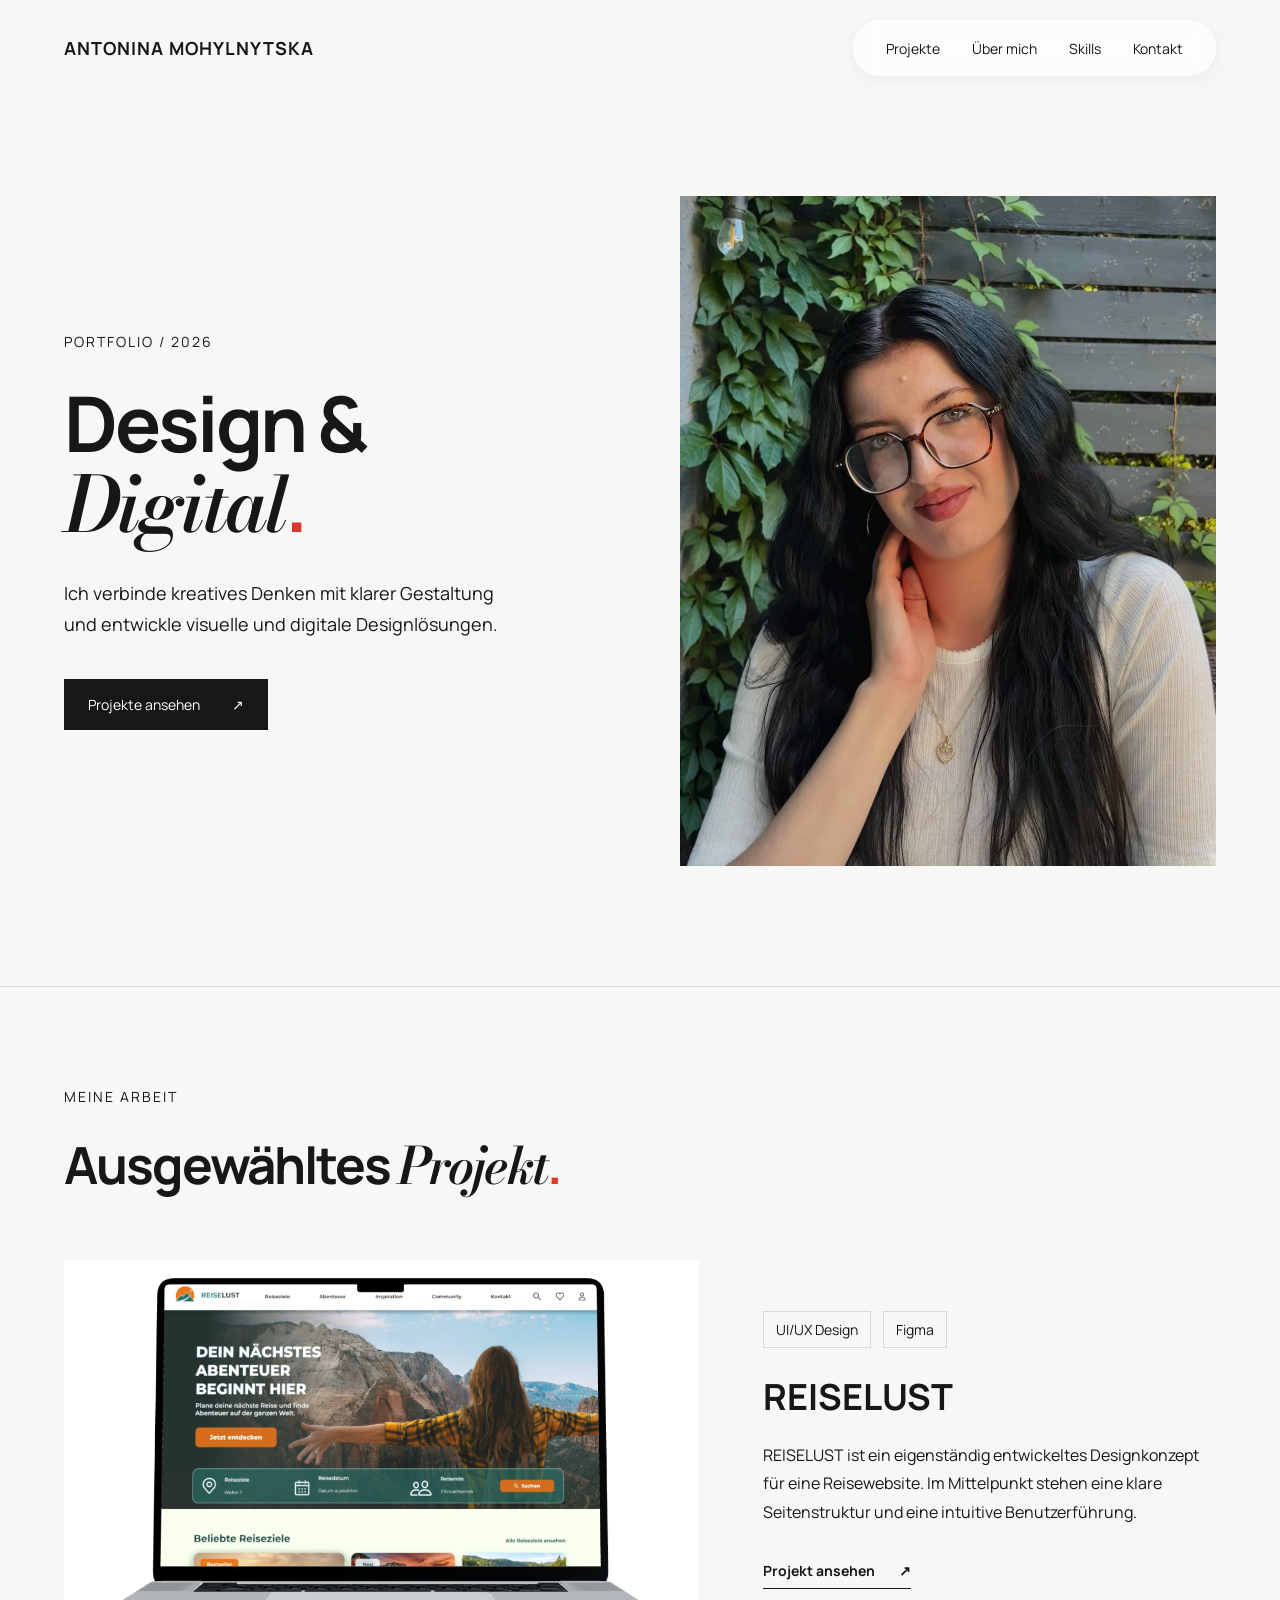
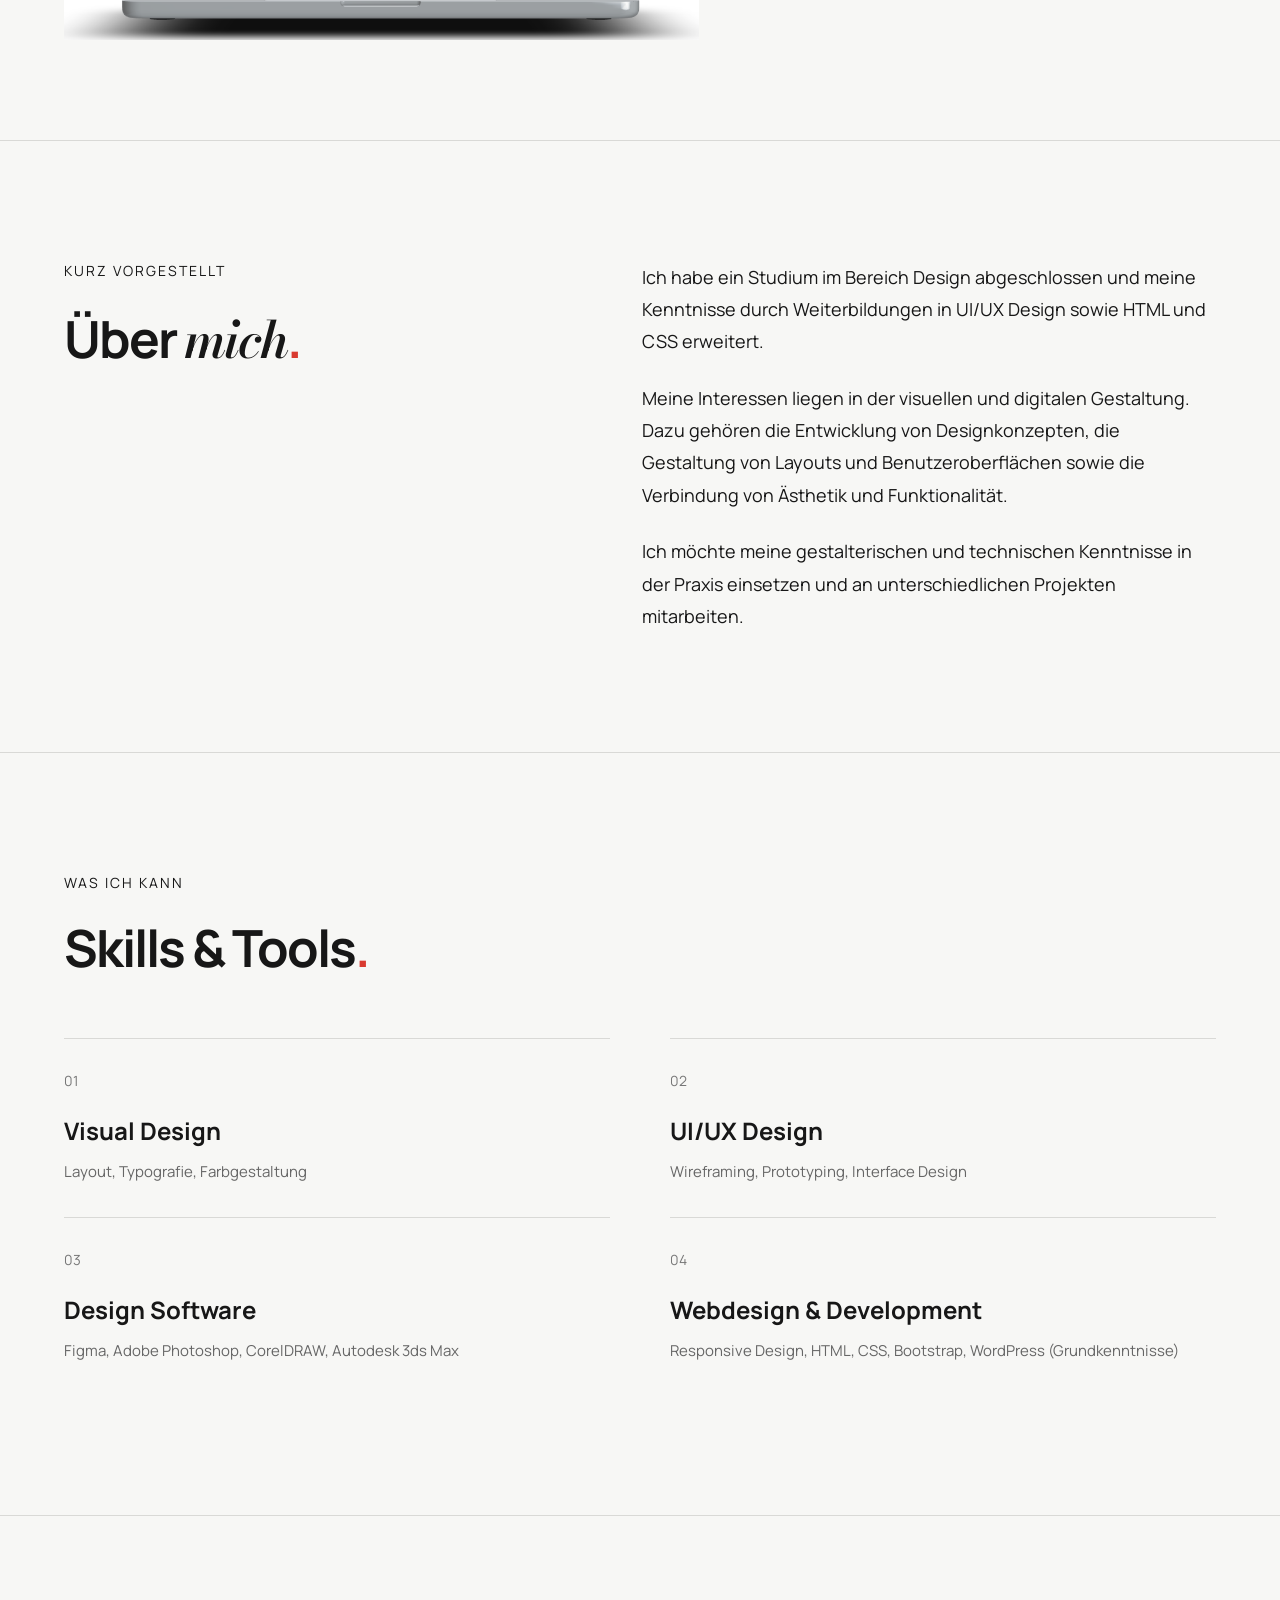
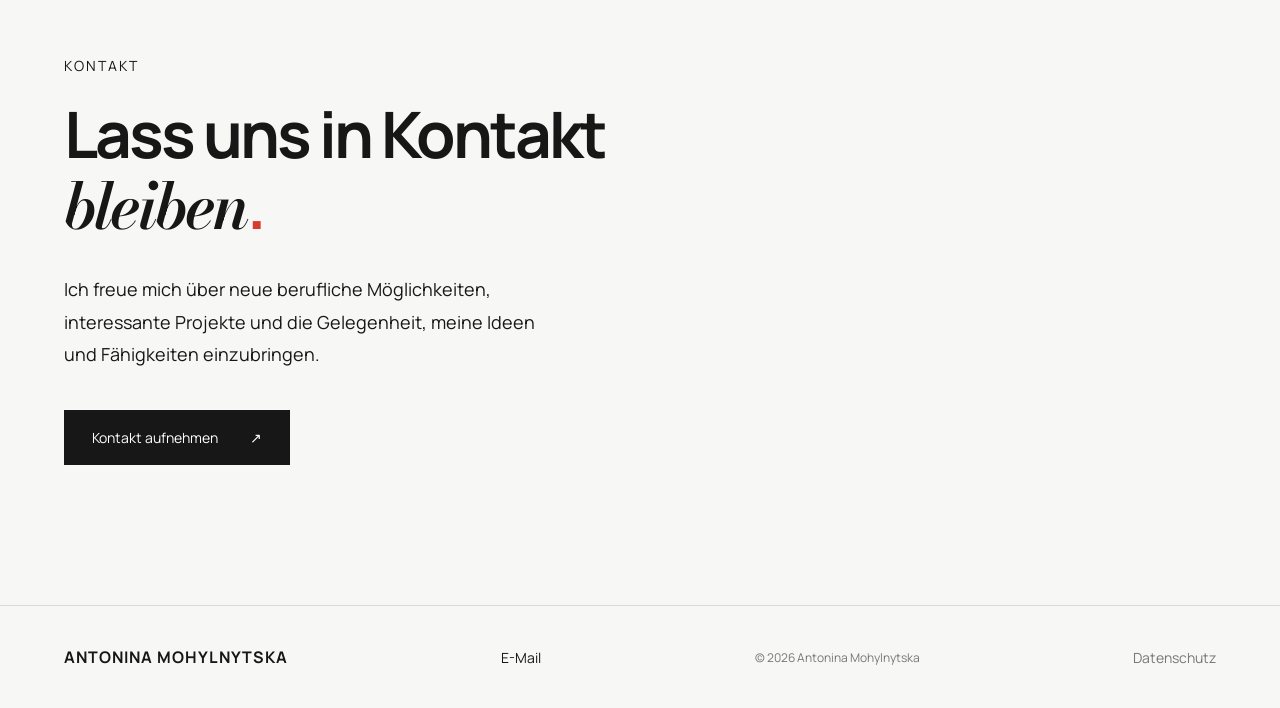
<file: index.html>
<!DOCTYPE html>
<html lang="de">

<head>
    <meta charset="UTF-8">
    <meta name="viewport" content="width=device-width, initial-scale=1.0">
    <title>Portfolio | Design & Digital</title>
    <link rel="stylesheet" href="css/variables.css">
    <link rel="stylesheet" href="css/style.css">
    <link rel="stylesheet" href="css/fonts.css">
    <link rel="stylesheet" href="css/sections.css">
</head>

<body>
    <header class="header">
        <div class="container">
            <nav class="navigation">
                <a href="#" class="logo">ANTONINA MOHYLNYTSKA</a>
                <ul class="nav-list">
                    <li><a href="#projekte">Projekte</a></li>
                    <li><a href="#ueber-mich">Über mich</a></li>
                    <li><a href="#skills">Skills</a></li>
                    <li><a href="#kontakt">Kontakt</a></li>
                </ul>
            </nav>
        </div>
    </header>
    <main>
        <section class="hero">
            <div class="container">
                <div class="hero-content">
                    <div class="hero-text">
                        <p class="hero-label">PORTFOLIO / 2026</p>
                        <h1>
                            Design <span class="hero-amp">&</span><br>
                            <span class="hero-elegant">Digital</span><span>.</span>
                        </h1>
                        <p class="hero-description">
                            Ich verbinde kreatives Denken mit klarer
                            Gestaltung und entwickle visuelle und
                            digitale Designlösungen.
                        </p>
                        <a href="#projekte" class="hero-button">Projekte ansehen<span aria-hidden="true">↗</span>
                        </a>
                    </div>
                    <div class="hero-image">
                        <img src="images/meine-porträt.jpg" alt="Porträt der Designerin">
                    </div>
                </div>
            </div>
        </section>

        <section class="projects" id="projekte">
            <div class="container">
                <div class="section-heading">
                    <p class="section-label">MEINE ARBEIT</p>
                    <h2>
                        Ausgewähltes <span class="section-elegant">Projekt</span><span>.</span>
                    </h2>
                </div>
                <div class="project-card">
                    <div class="project-image">
                        <img src="images/reiselust-mockup.png" alt="Startseite des REISELUST Webdesign-Projekts">
                    </div>
                    <div class="project-info">
                        <div class="project-meta">
                            <span>UI/UX Design</span>
                            <span>Figma</span>
                        </div>
                        <h3>REISELUST</h3>
                        <p>
                            REISELUST ist ein eigenständig entwickeltes
                            Designkonzept für eine Reisewebsite.
                            Im Mittelpunkt stehen eine klare Seitenstruktur und eine intuitive Benutzerführung.
                        </p>
                        <a href="reiselust.html" class="project-link">Projekt ansehen<span aria-hidden="true">↗</span>
                        </a>
                    </div>
                </div>
            </div>
        </section>

        <section class="about" id="ueber-mich">
            <div class="container">
                <div class="about-content">
                    <div class="about-heading">
                        <p class="section-label">KURZ VORGESTELLT</p>
                        <h2>Über <span class="section-elegant">mich</span><span>.</span></h2>
                    </div>

                    <div class="about-text">
                        <p>
                            Ich habe ein Studium im Bereich Design
                            abgeschlossen und meine Kenntnisse durch
                            Weiterbildungen in UI/UX Design sowie
                            HTML und CSS erweitert.
                        </p>

                        <p>
                            Meine Interessen liegen in der visuellen
                            und digitalen Gestaltung. Dazu gehören
                            die Entwicklung von Designkonzepten,
                            die Gestaltung von Layouts und
                            Benutzeroberflächen sowie die Verbindung
                            von Ästhetik und Funktionalität.
                        </p>

                        <p>
                            Ich möchte meine gestalterischen und
                            technischen Kenntnisse in der Praxis
                            einsetzen und an unterschiedlichen Projekten
                            mitarbeiten.
                        </p>
                    </div>

                </div>
            </div>
        </section>

        <section class="skills" id="skills">
            <div class="container">

                <div class="section-heading">
                    <p class="section-label">WAS ICH KANN</p>
                    <h2>Skills & Tools<span>.</span></h2>
                </div>

                <div class="skills-grid">

                    <div class="skill-item">
                        <span class="skill-number">01</span>
                        <h3>Visual Design</h3>
                        <p>
                            Layout, Typografie, Farbgestaltung
                        </p>
                    </div>

                    <div class="skill-item">
                        <span class="skill-number">02</span>
                        <h3>UI/UX Design</h3>
                        <p>
                            Wireframing, Prototyping,
                            Interface Design
                        </p>
                    </div>

                    <div class="skill-item">
                        <span class="skill-number">03</span>
                        <h3>Design Software</h3>
                        <p>
                            Figma, Adobe Photoshop,
                            CorelDRAW, Autodesk 3ds Max
                        </p>
                    </div>

                    <div class="skill-item">
                        <span class="skill-number">04</span>
                        <h3>Webdesign & Development</h3>
                        <p>
                            Responsive Design, HTML, CSS,
                            Bootstrap, WordPress (Grundkenntnisse)
                        </p>
                    </div>

                </div>
            </div>
        </section>

        <section class="contact" id="kontakt">
            <div class="container">

                <p class="section-label">KONTAKT</p>

                <h2>
                    Lass uns in Kontakt<br>
                    <span class="section-elegant">bleiben</span><span>.</span>
                </h2>

                <p class="contact-description">
                    Ich freue mich über neue berufliche
                    Möglichkeiten, interessante Projekte
                    und die Gelegenheit, meine Ideen und
                    Fähigkeiten einzubringen.
                </p>

                <a href="mailto:i.am.080802@gmail.com" class="contact-button">
                    Kontakt aufnehmen
                    <span aria-hidden="true">↗</span>
                </a>

            </div>
        </section>

    </main>
    <footer class="footer">
        <div class="container">
            <div class="footer-content">
                <a href="#" class="footer-logo">ANTONINA MOHYLNYTSKA</a>
                <div class="footer-links">
                    <a href="mailto:i.am.080802@gmail.com">E-Mail</a>
                </div>
                <p class="copyright">© 2026 Antonina Mohylnytska</p>

                <a href="datenschutz.html" class="footer-legal">
                    Datenschutz
                </a>

            </div>

        </div>
    </footer>

</body>

</html>
</file>
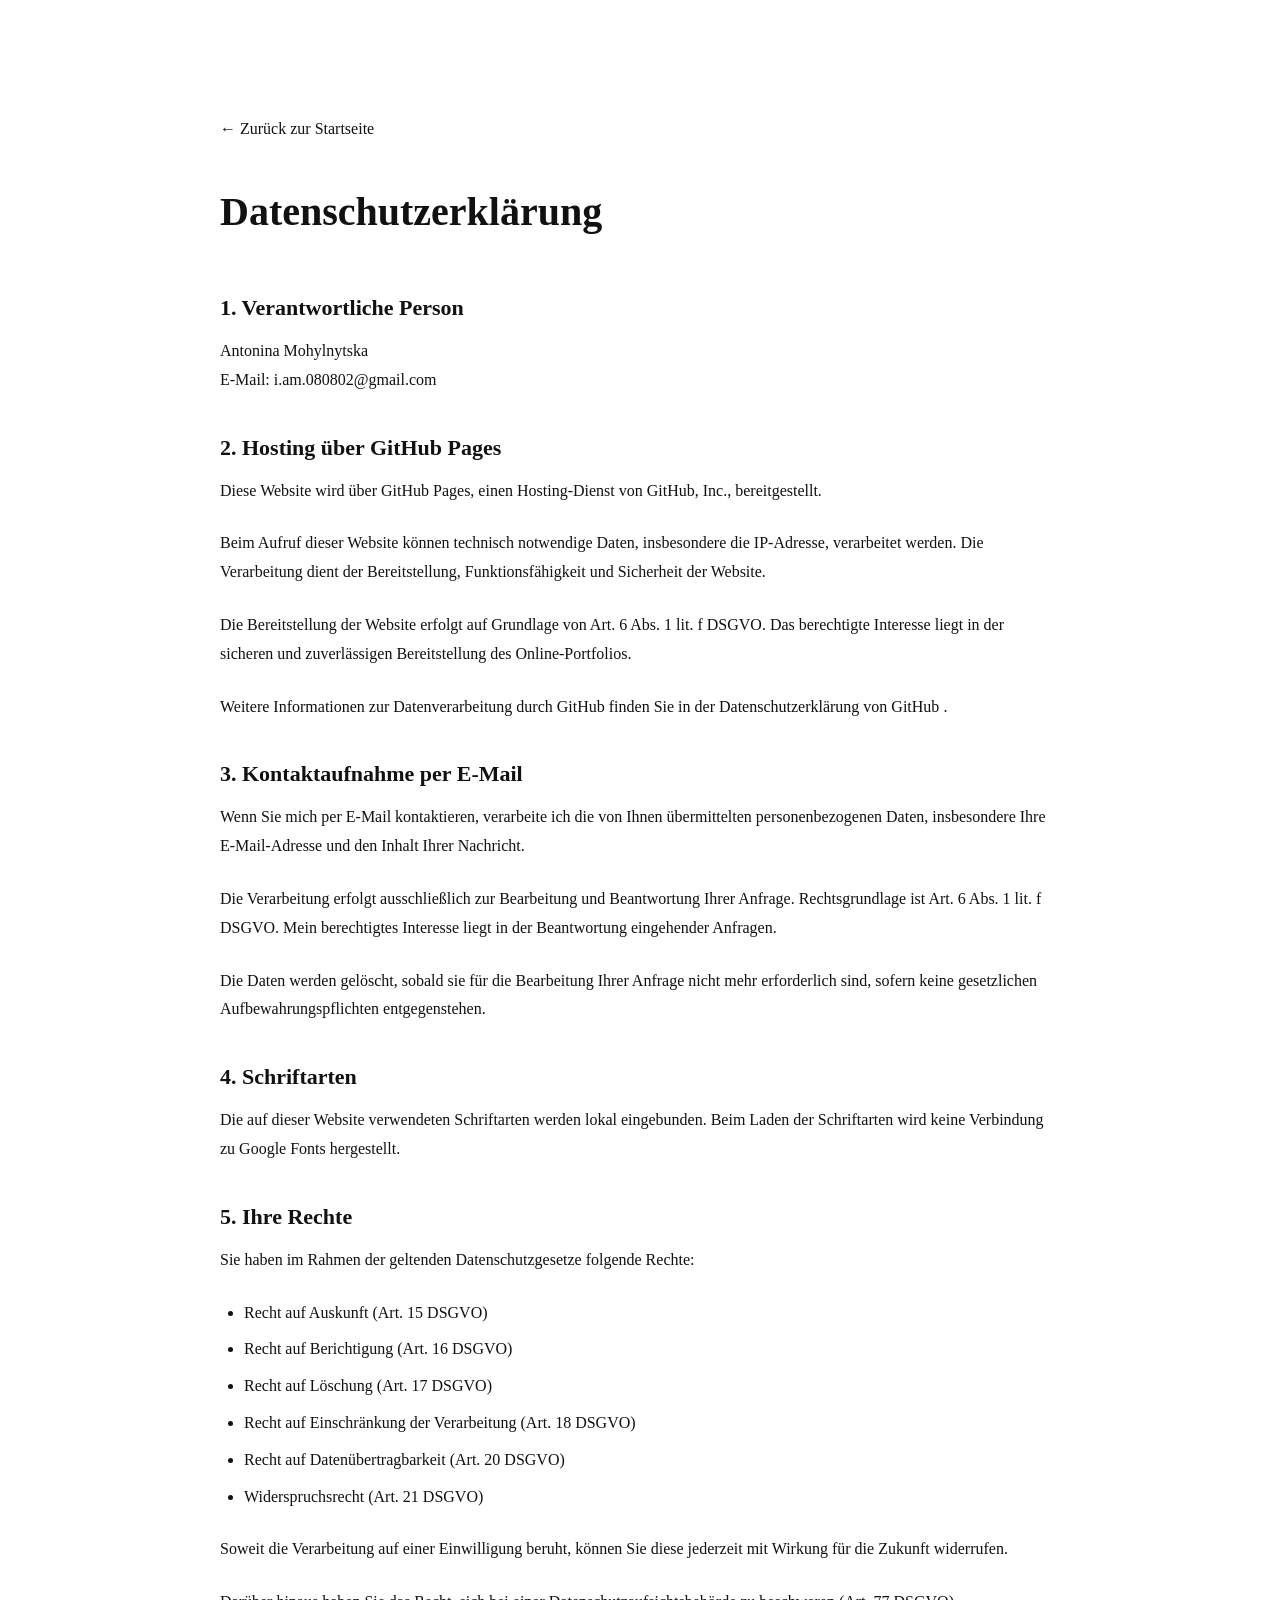
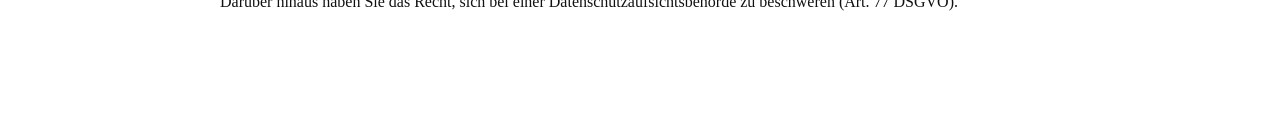
<file: datenschutz.html>
<!DOCTYPE html>
<html lang="de">

<head>
    <meta charset="UTF-8">
    <meta name="viewport" content="width=device-width, initial-scale=1.0">
    <title>Datenschutz | Design & Digital</title>
    <link rel="stylesheet" href="css/style.css">
</head>

<body>

    <main class="datenschutz">

        <a href="index.html" class="back-link">
            ← Zurück zur Startseite
        </a>

        <h1>Datenschutzerklärung</h1>

        <h2>1. Verantwortliche Person</h2>
        <p>
            Antonina Mohylnytska<br>
            E-Mail: i.am.080802@gmail.com
        </p>


        <h2>2. Hosting über GitHub Pages</h2>

        <p>
            Diese Website wird über GitHub Pages,
            einen Hosting-Dienst von GitHub, Inc.,
            bereitgestellt.
        </p>

        <p>
            Beim Aufruf dieser Website können
            technisch notwendige Daten, insbesondere
            die IP-Adresse, verarbeitet werden.
            Die Verarbeitung dient der Bereitstellung,
            Funktionsfähigkeit und Sicherheit
            der Website.
        </p>

        <p>
            Die Bereitstellung der Website erfolgt
            auf Grundlage von Art. 6 Abs. 1 lit. f DSGVO.
            Das berechtigte Interesse liegt in der
            sicheren und zuverlässigen Bereitstellung
            des Online-Portfolios.
        </p>

        <p>
            Weitere Informationen zur Datenverarbeitung
            durch GitHub finden Sie in der
            <a href="https://docs.github.com/de/site-policy/privacy-policies/github-general-privacy-statement"
                target="_blank" rel="noopener noreferrer">
                Datenschutzerklärung von GitHub
            </a>.
        </p>



        <h2>3. Kontaktaufnahme per E-Mail</h2>

        <p>
            Wenn Sie mich per E-Mail kontaktieren,
            verarbeite ich die von Ihnen übermittelten
            personenbezogenen Daten, insbesondere
            Ihre E-Mail-Adresse und den Inhalt
            Ihrer Nachricht.
        </p>

        <p>
            Die Verarbeitung erfolgt ausschließlich
            zur Bearbeitung und Beantwortung Ihrer
            Anfrage. Rechtsgrundlage ist
            Art. 6 Abs. 1 lit. f DSGVO.
            Mein berechtigtes Interesse liegt in
            der Beantwortung eingehender Anfragen.
        </p>

        <p>
            Die Daten werden gelöscht, sobald sie
            für die Bearbeitung Ihrer Anfrage nicht
            mehr erforderlich sind, sofern keine
            gesetzlichen Aufbewahrungspflichten
            entgegenstehen.
        </p>

        <h2>4. Schriftarten</h2>
        <p>
            Die auf dieser Website verwendeten Schriftarten
            werden lokal eingebunden. Beim Laden der Schriftarten
            wird keine Verbindung zu Google Fonts hergestellt.
        </p>


        <h2>5. Ihre Rechte</h2>

        <p>
            Sie haben im Rahmen der geltenden
            Datenschutzgesetze folgende Rechte:
        </p>

        <ul>
            <li>Recht auf Auskunft (Art. 15 DSGVO)</li>
            <li>Recht auf Berichtigung (Art. 16 DSGVO)</li>
            <li>Recht auf Löschung (Art. 17 DSGVO)</li>
            <li>Recht auf Einschränkung der Verarbeitung
                (Art. 18 DSGVO)</li>
            <li>Recht auf Datenübertragbarkeit
                (Art. 20 DSGVO)</li>
            <li>Widerspruchsrecht (Art. 21 DSGVO)</li>
        </ul>

        <p>
            Soweit die Verarbeitung auf einer
            Einwilligung beruht, können Sie diese
            jederzeit mit Wirkung für die Zukunft
            widerrufen.
        </p>

        <p>
            Darüber hinaus haben Sie das Recht,
            sich bei einer Datenschutzaufsichtsbehörde
            zu beschweren (Art. 77 DSGVO).
        </p>

    </main>

</body>

</html>
</file>
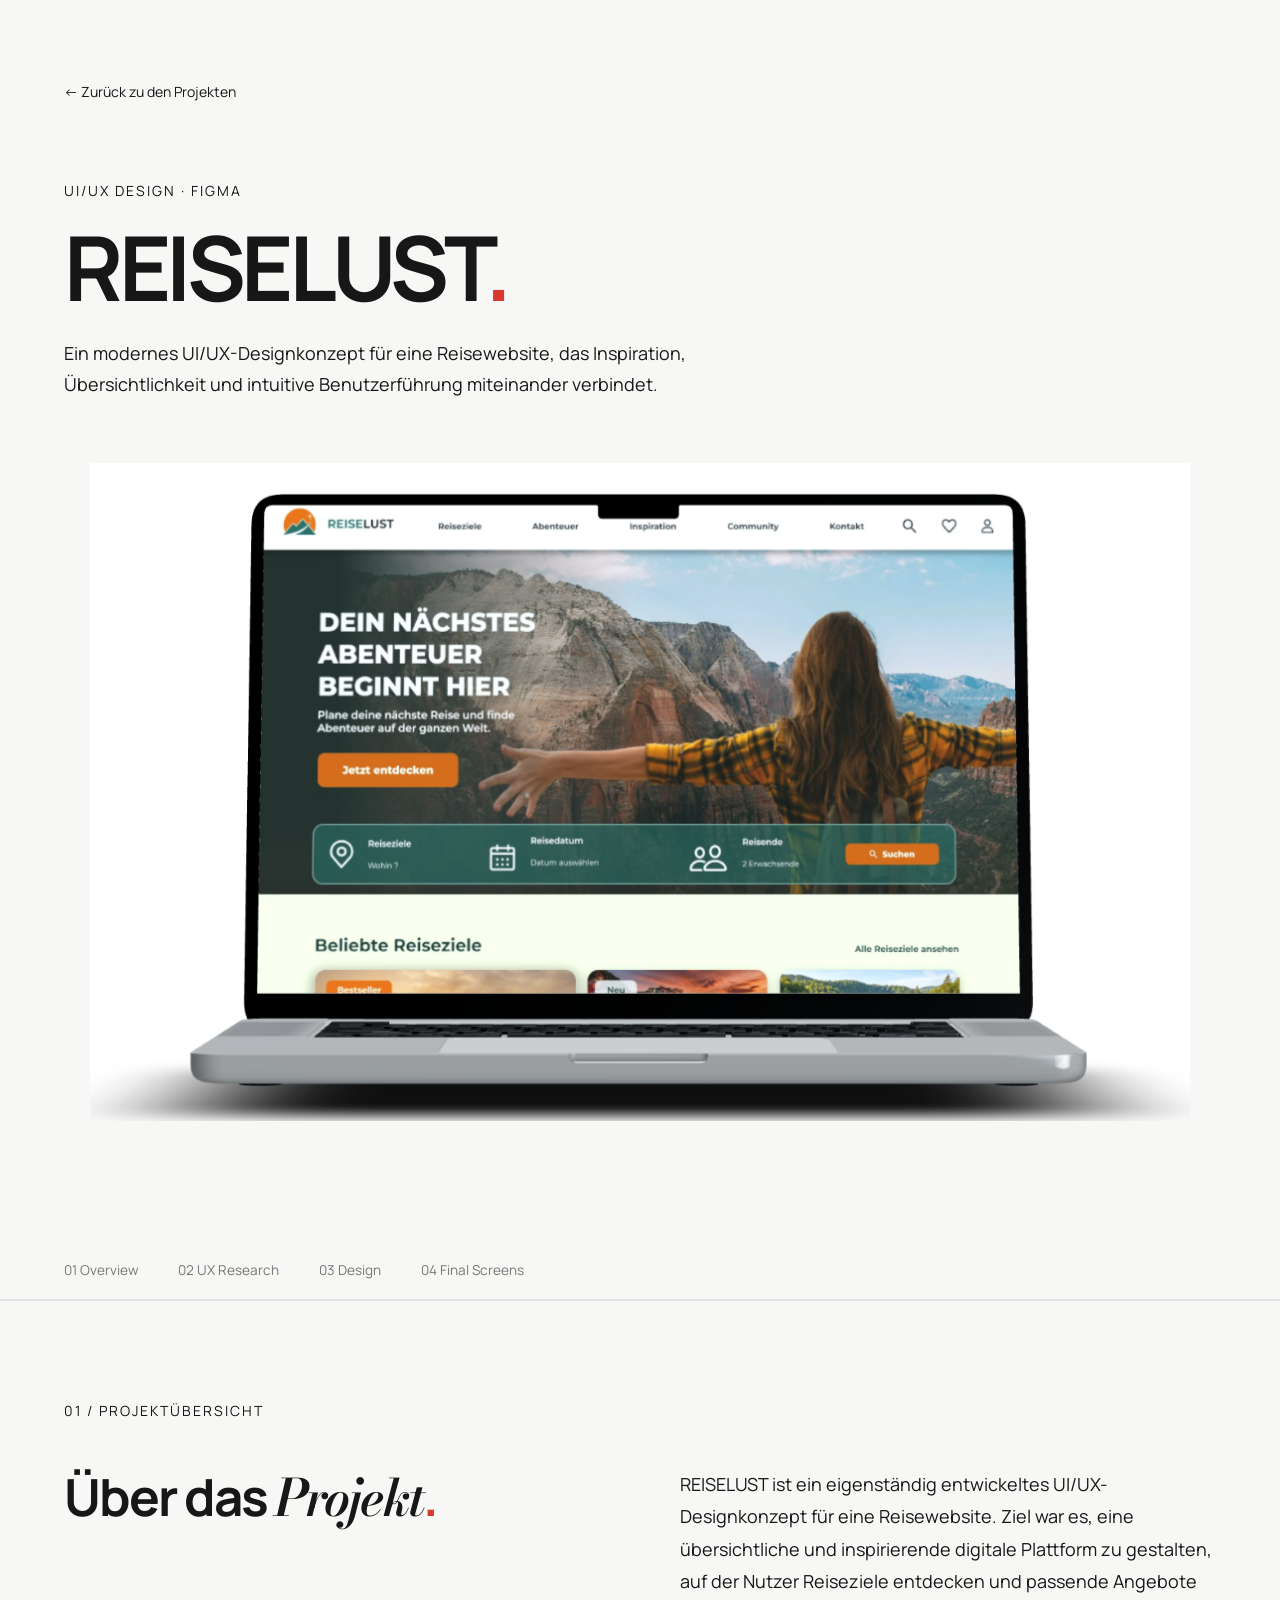
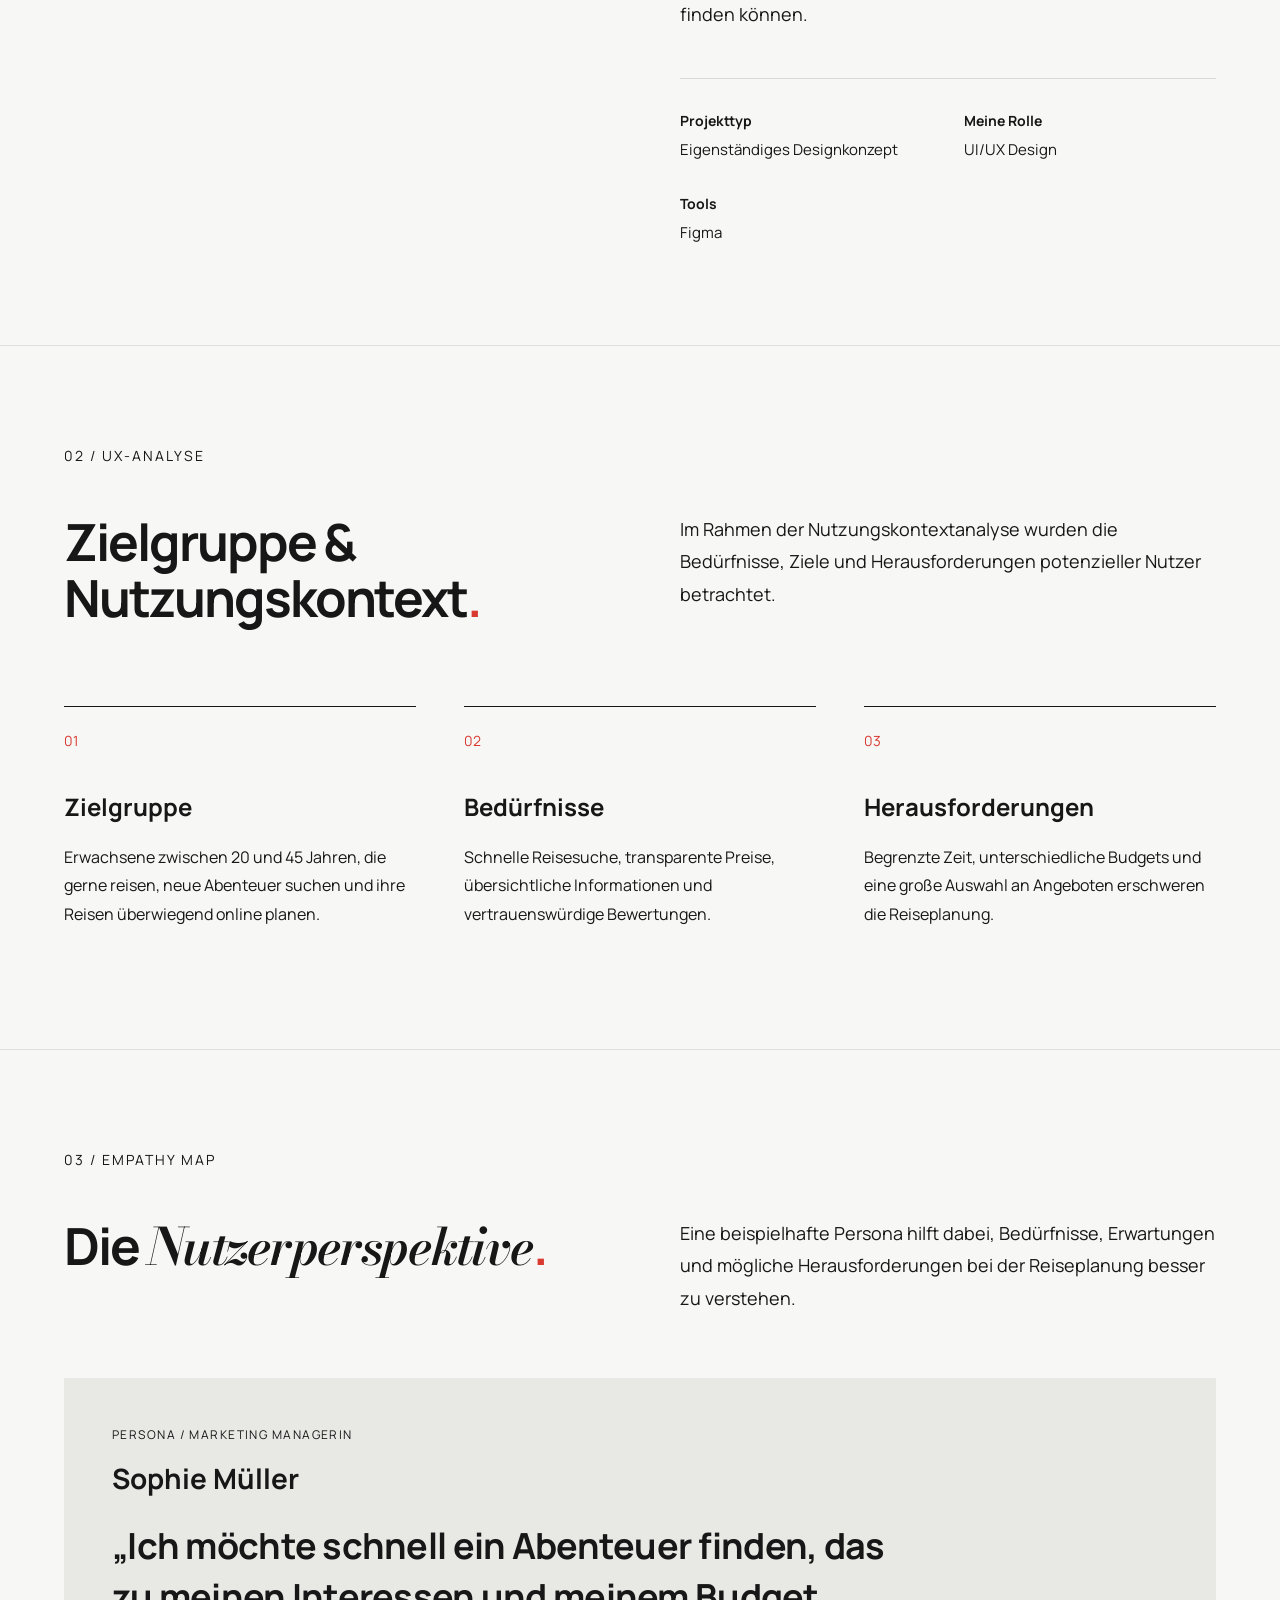
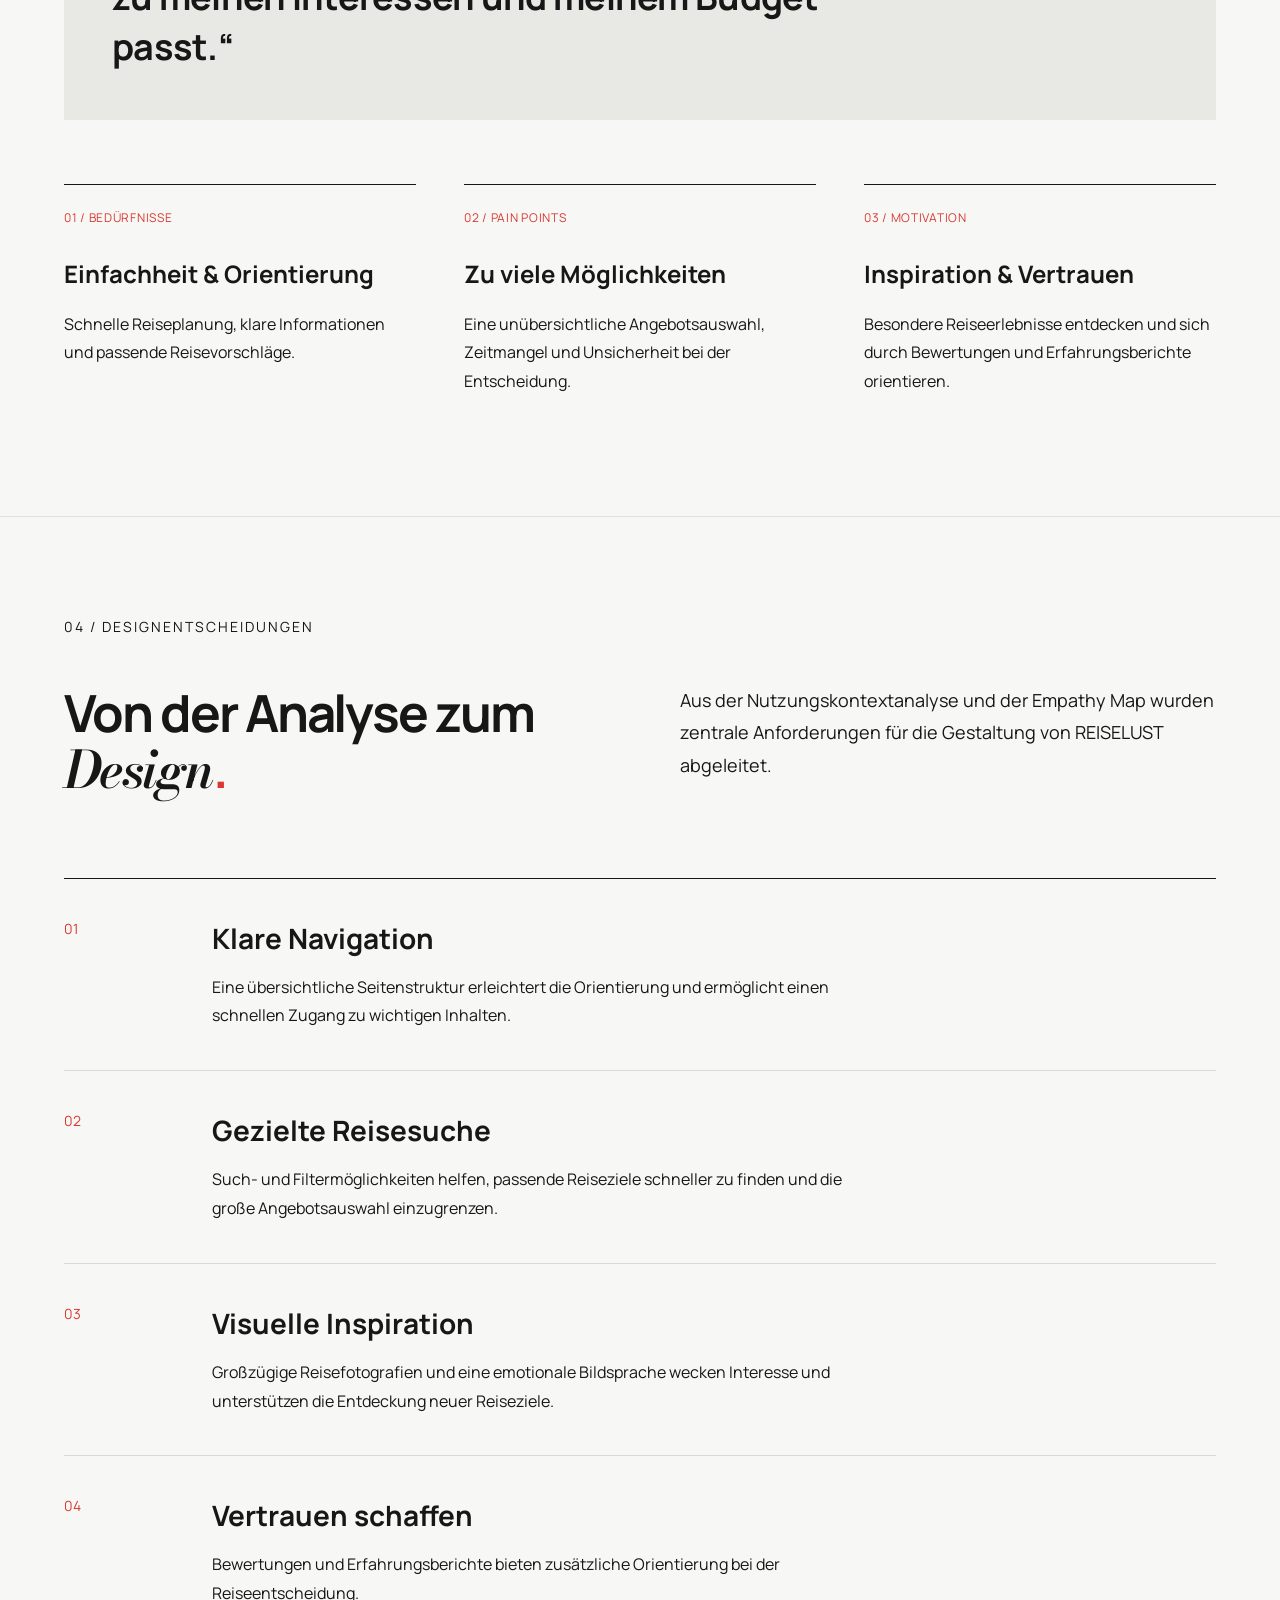
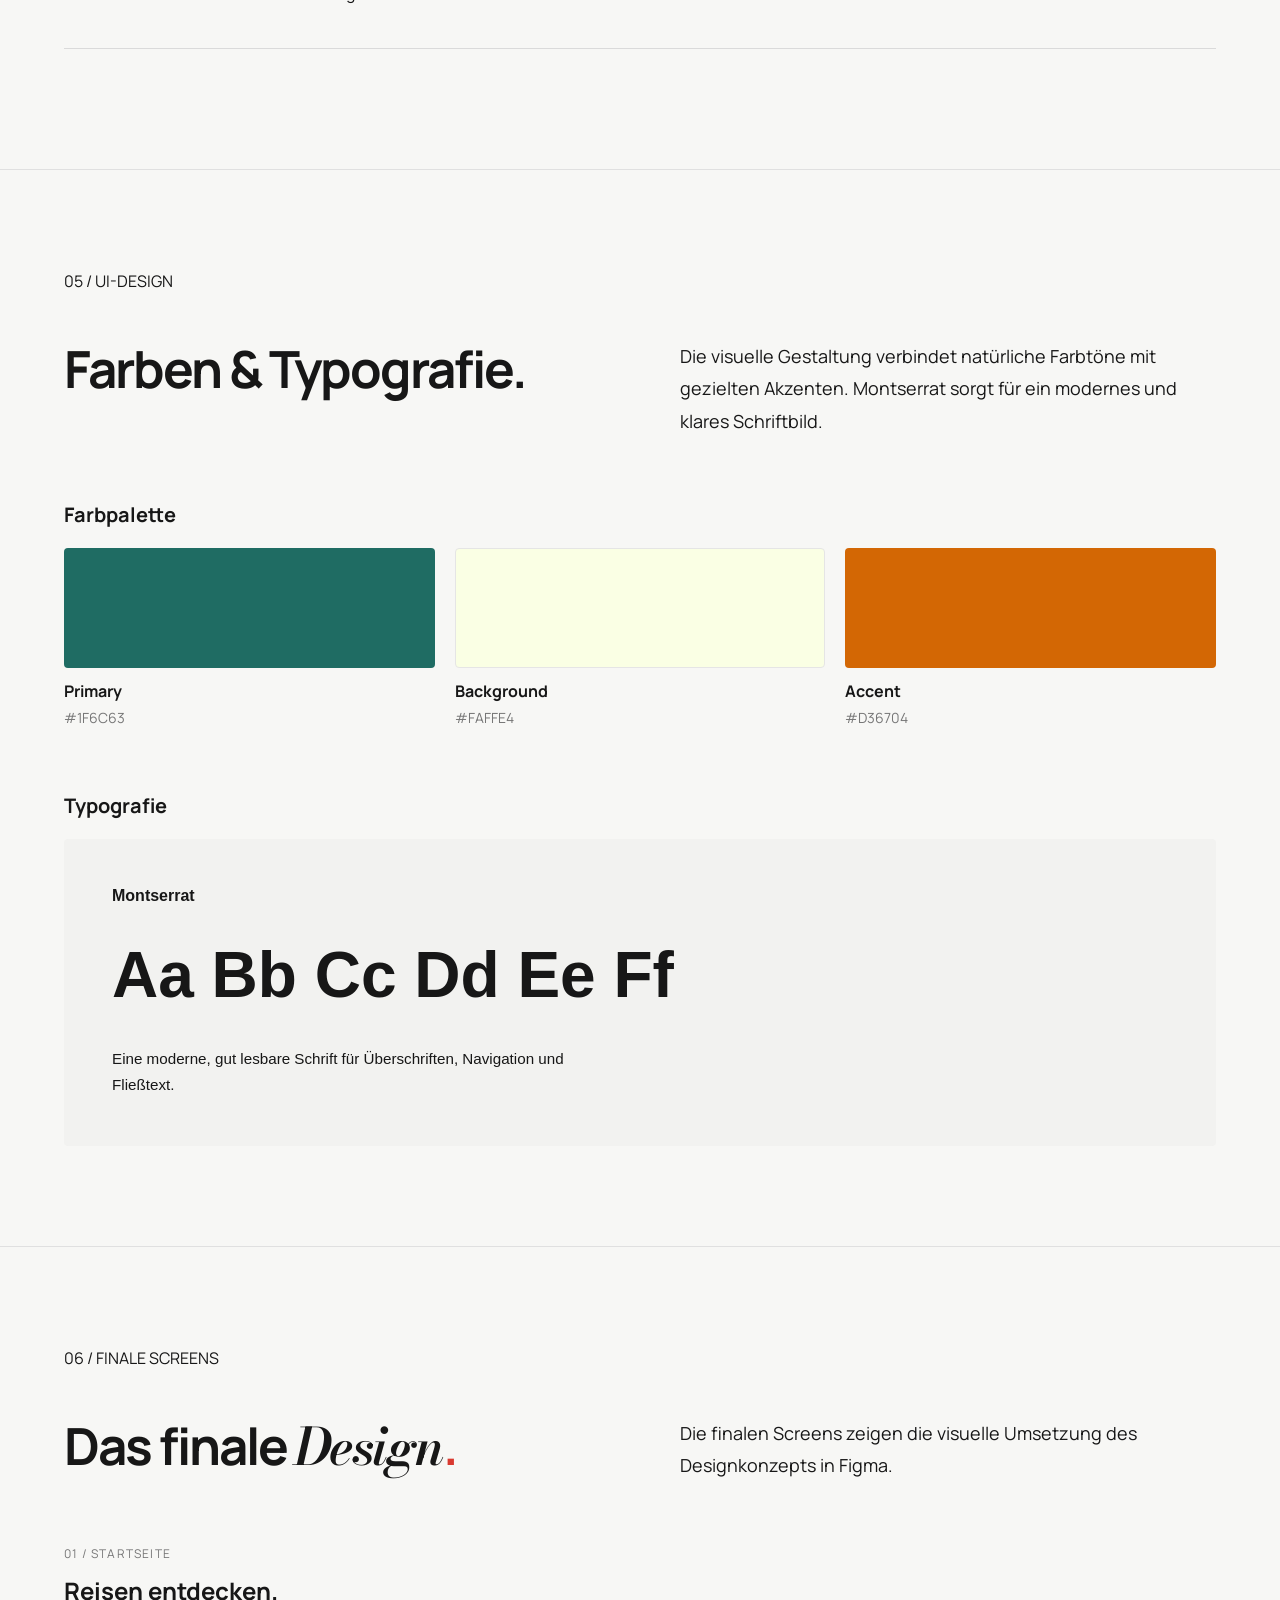
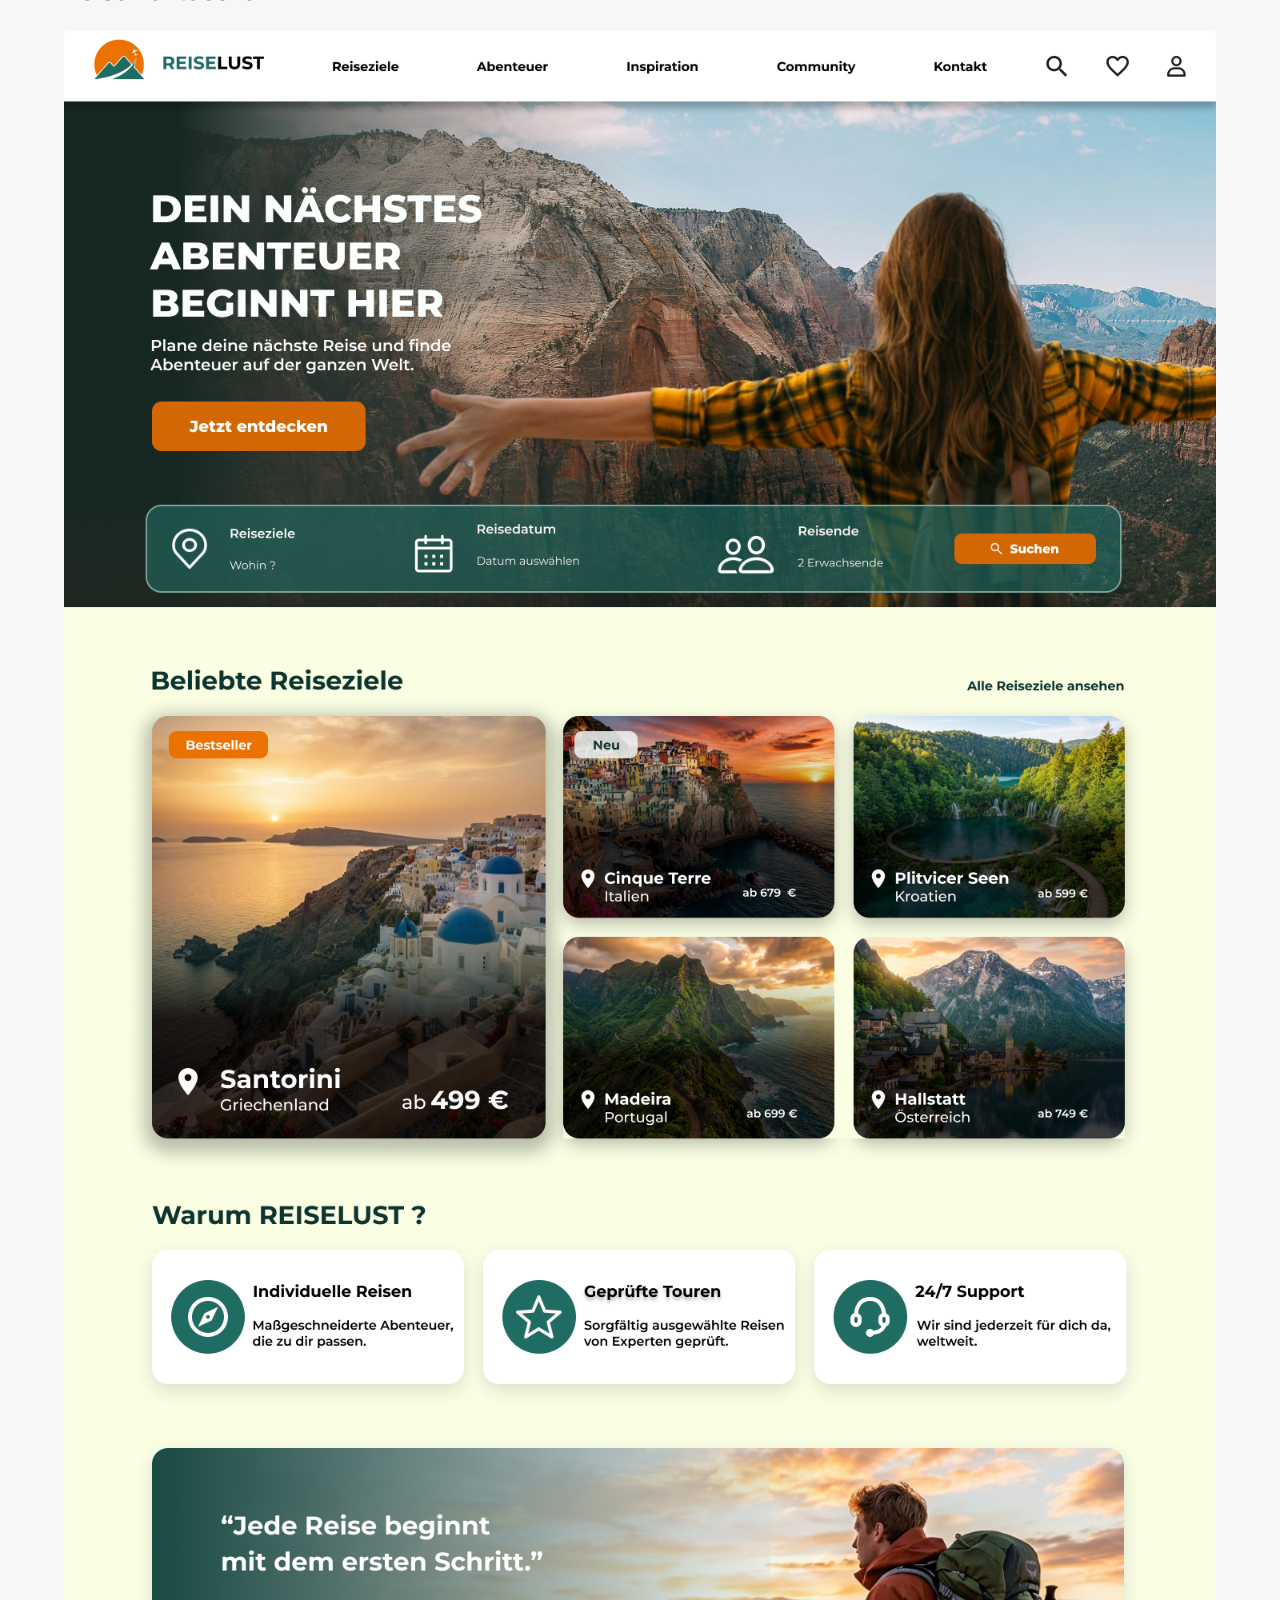
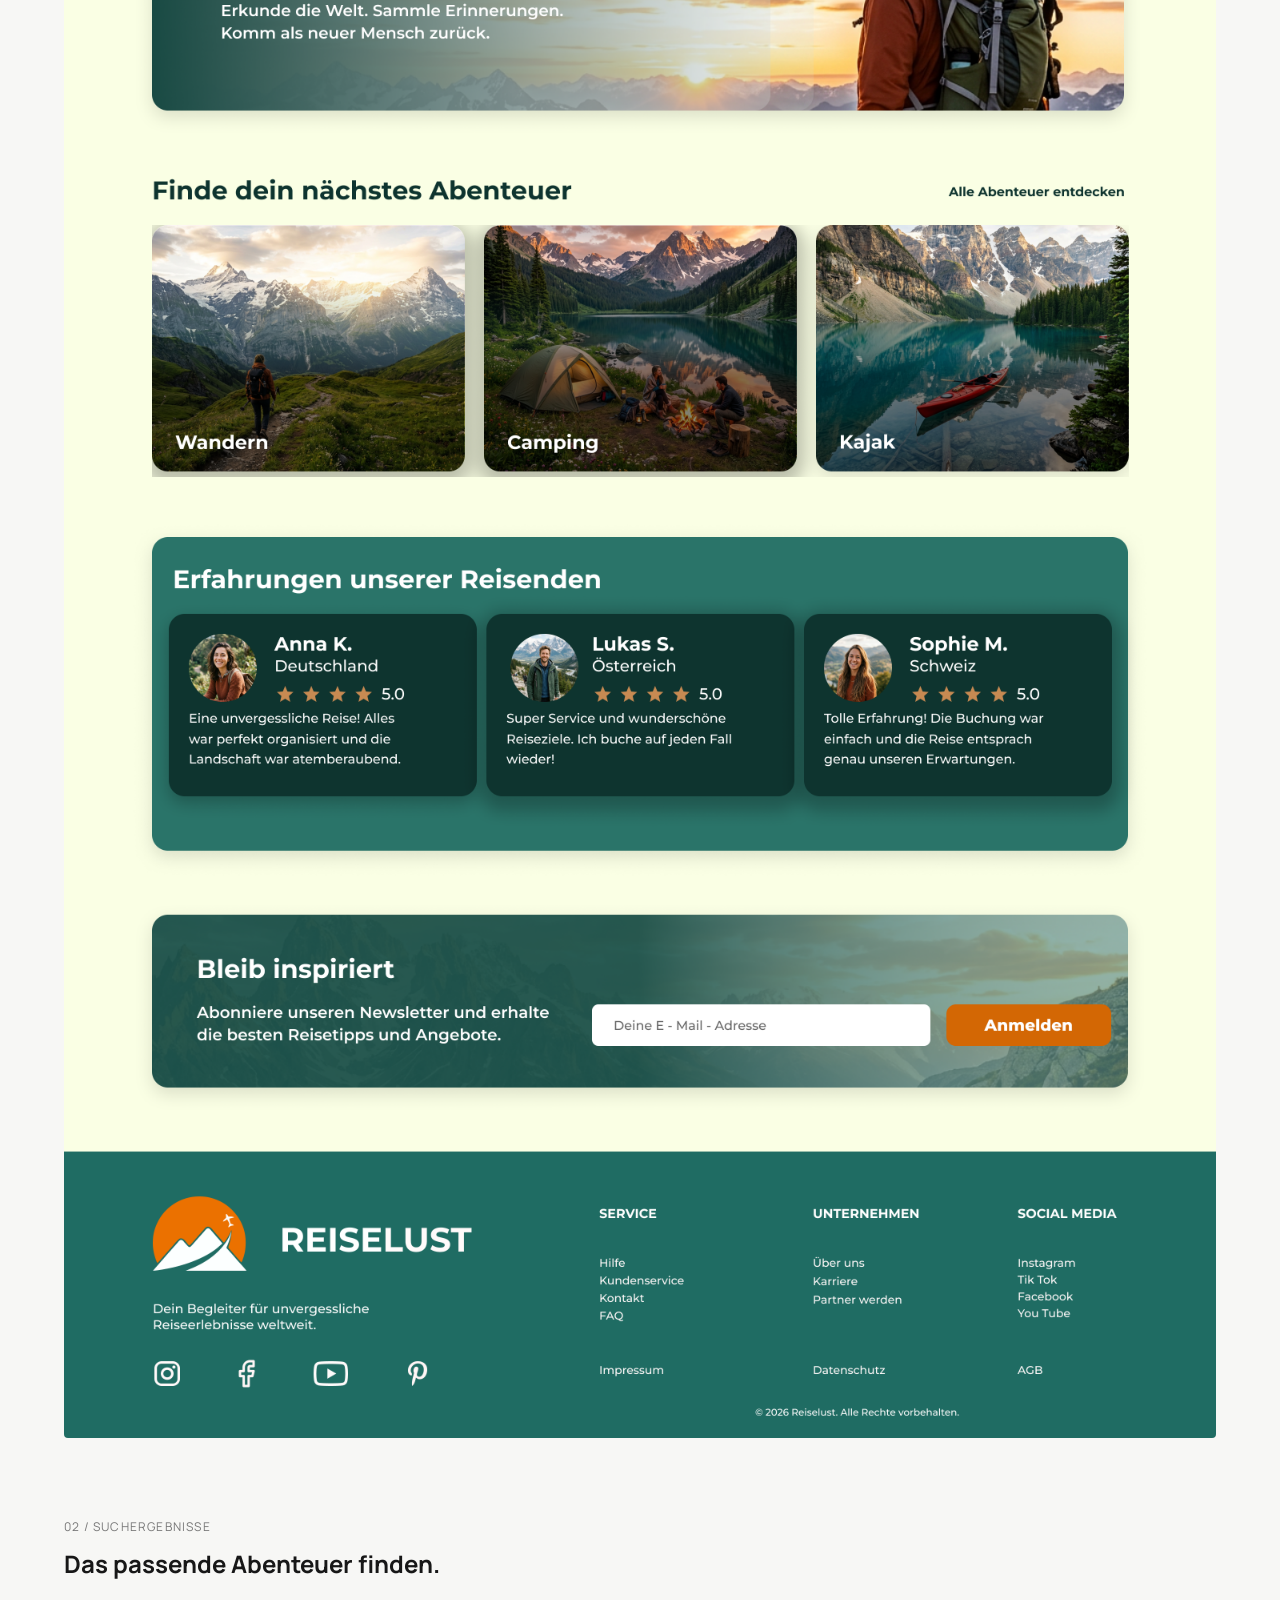
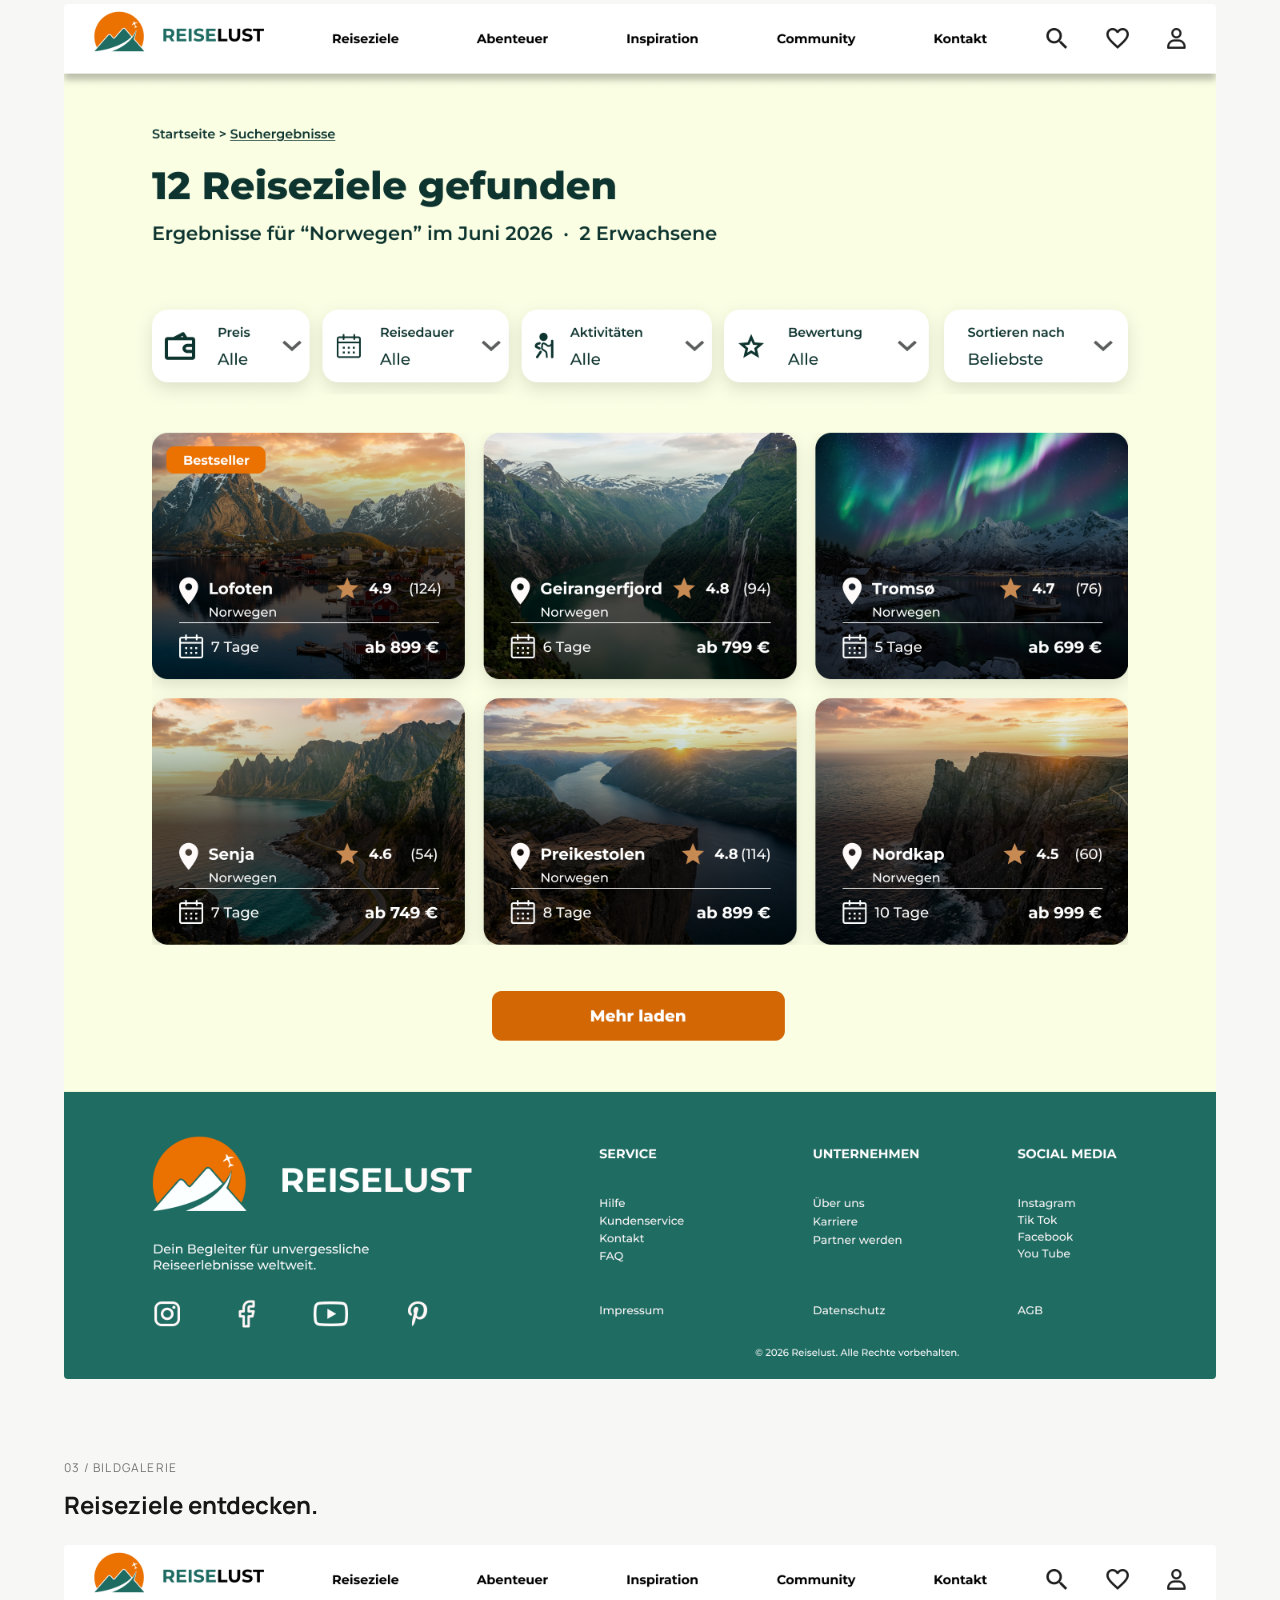
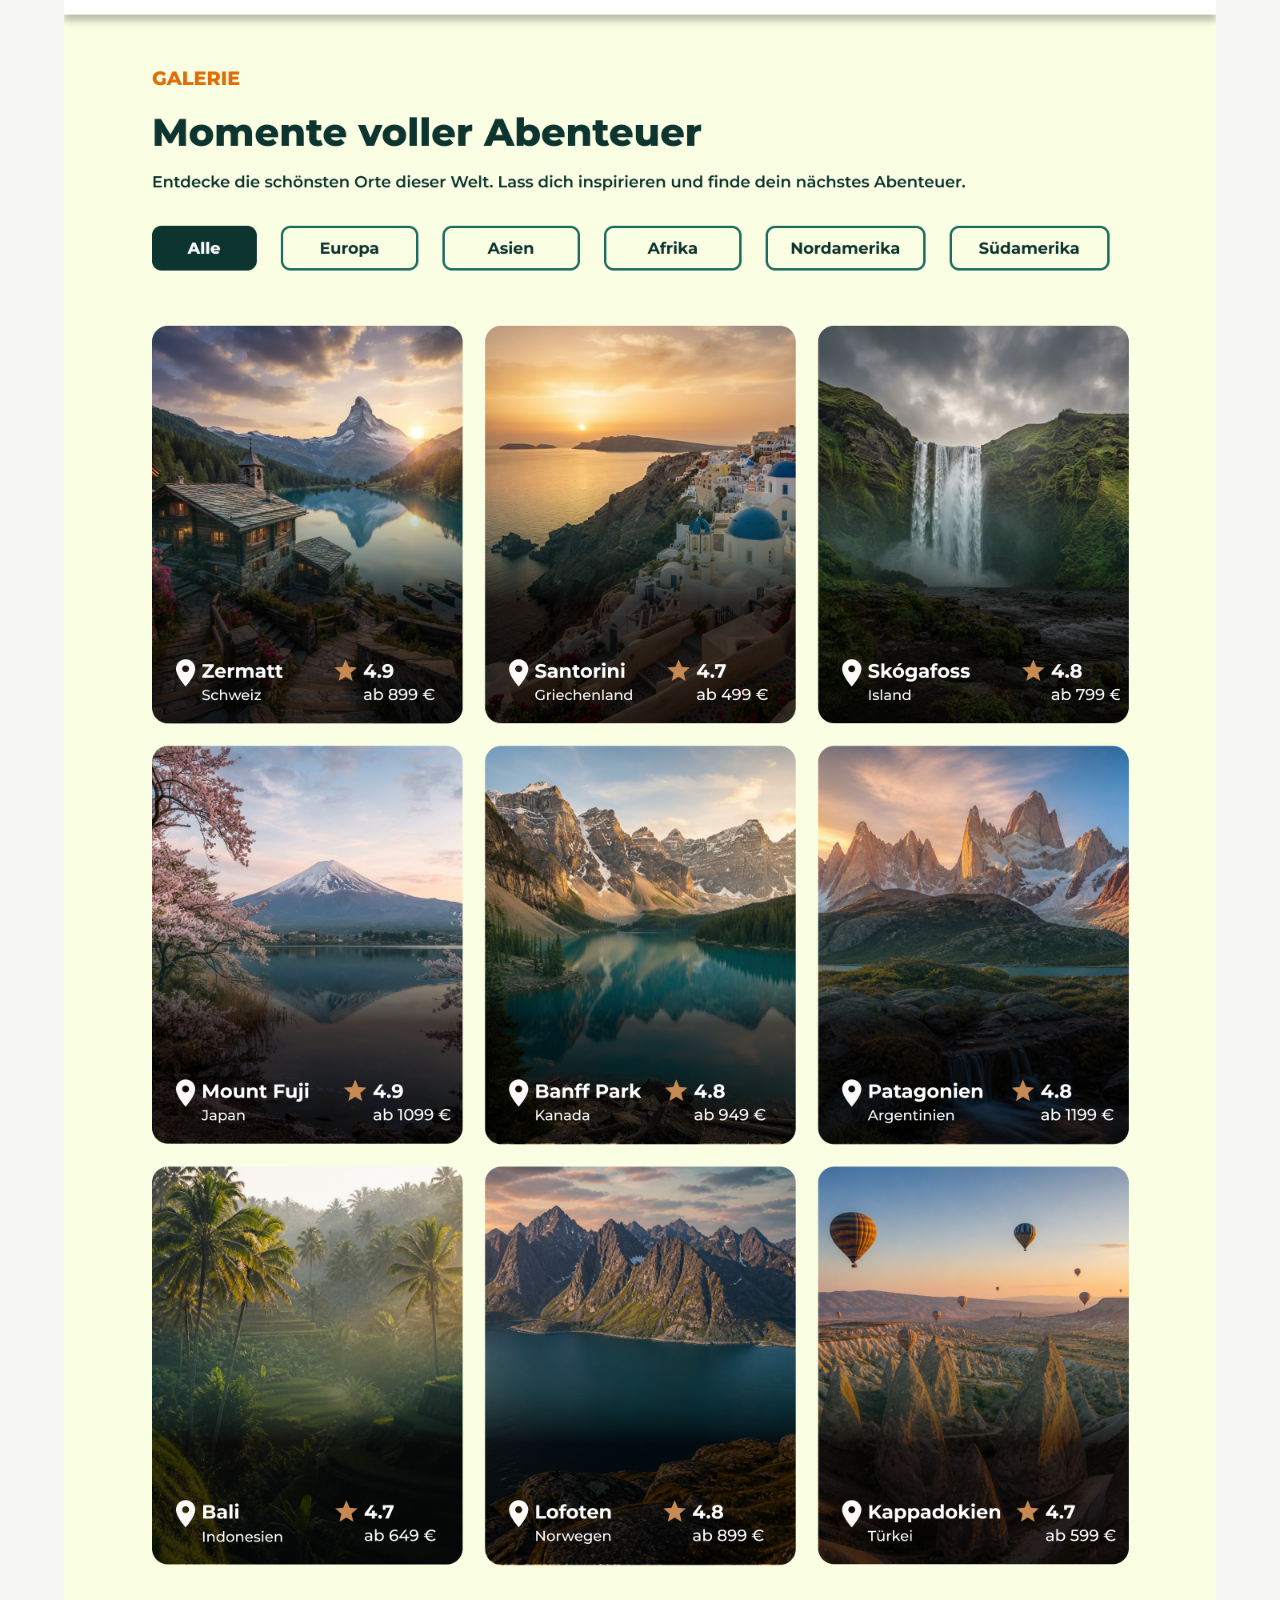
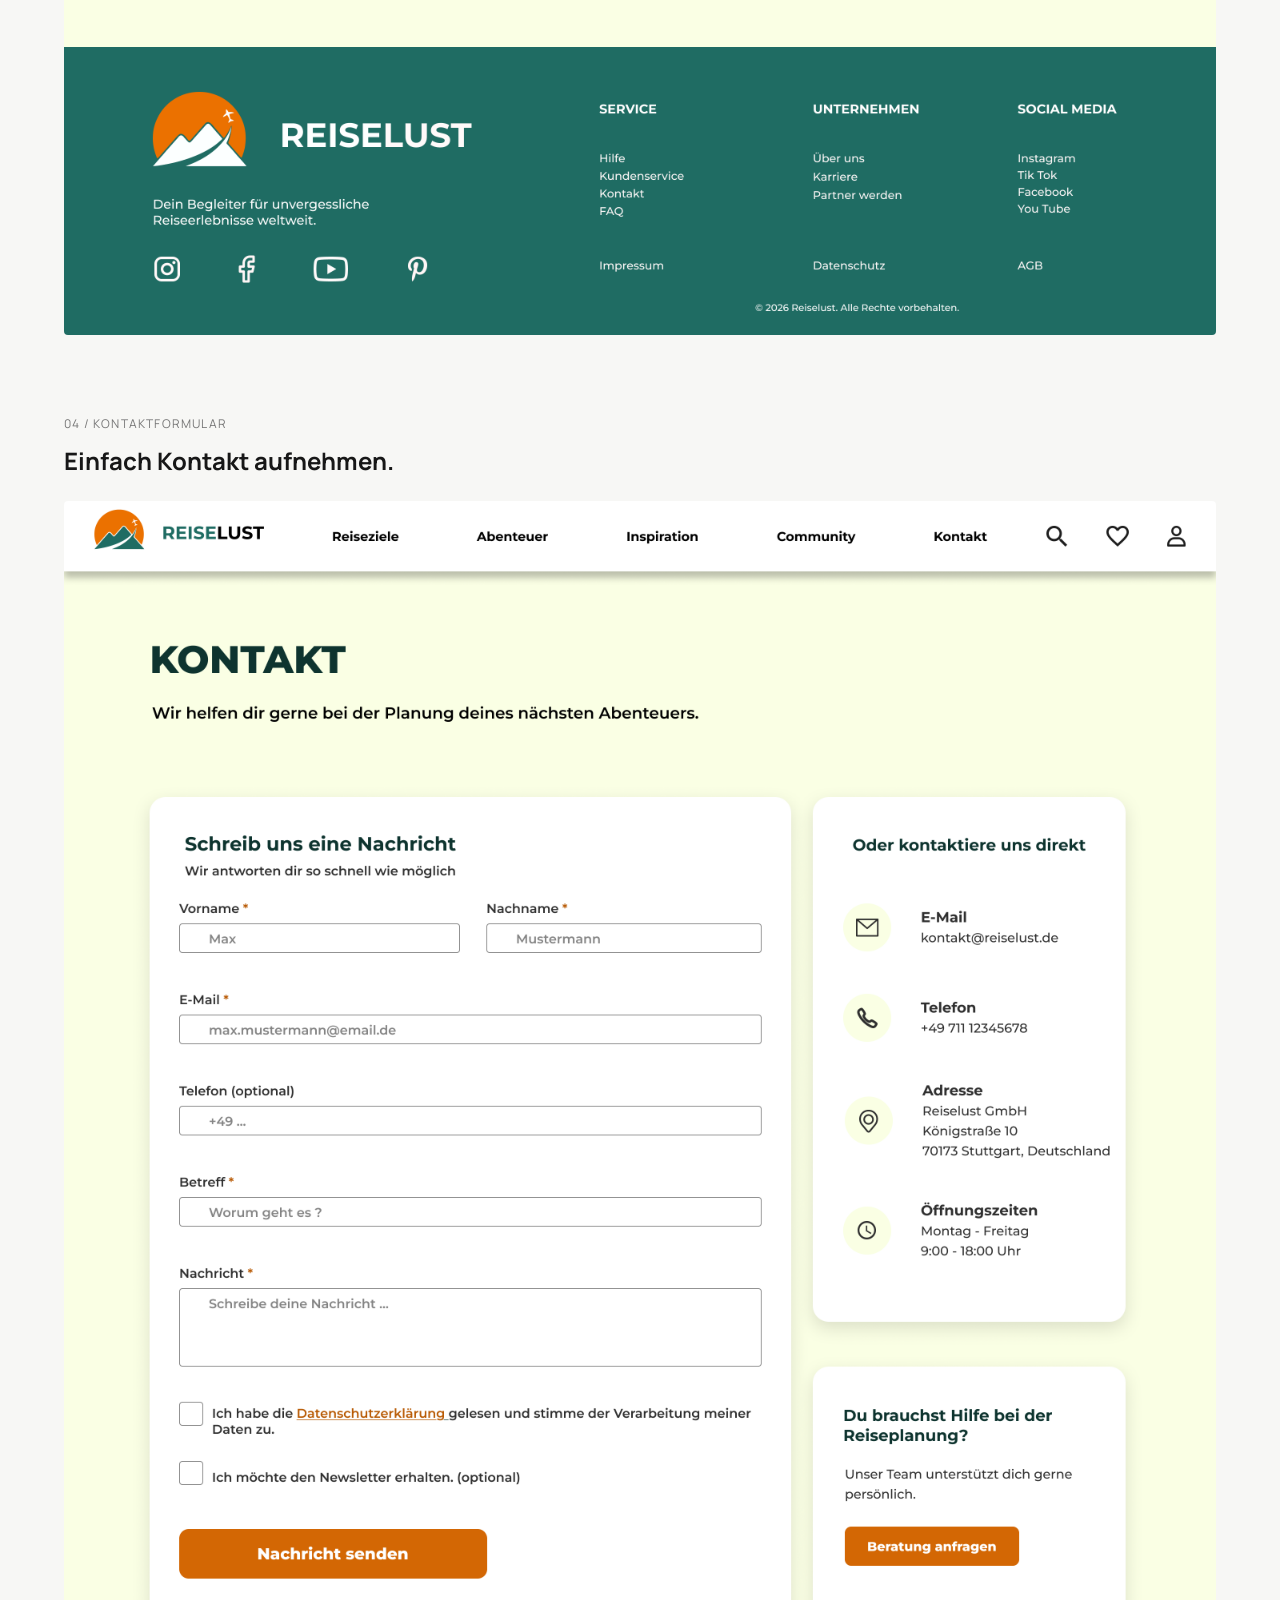
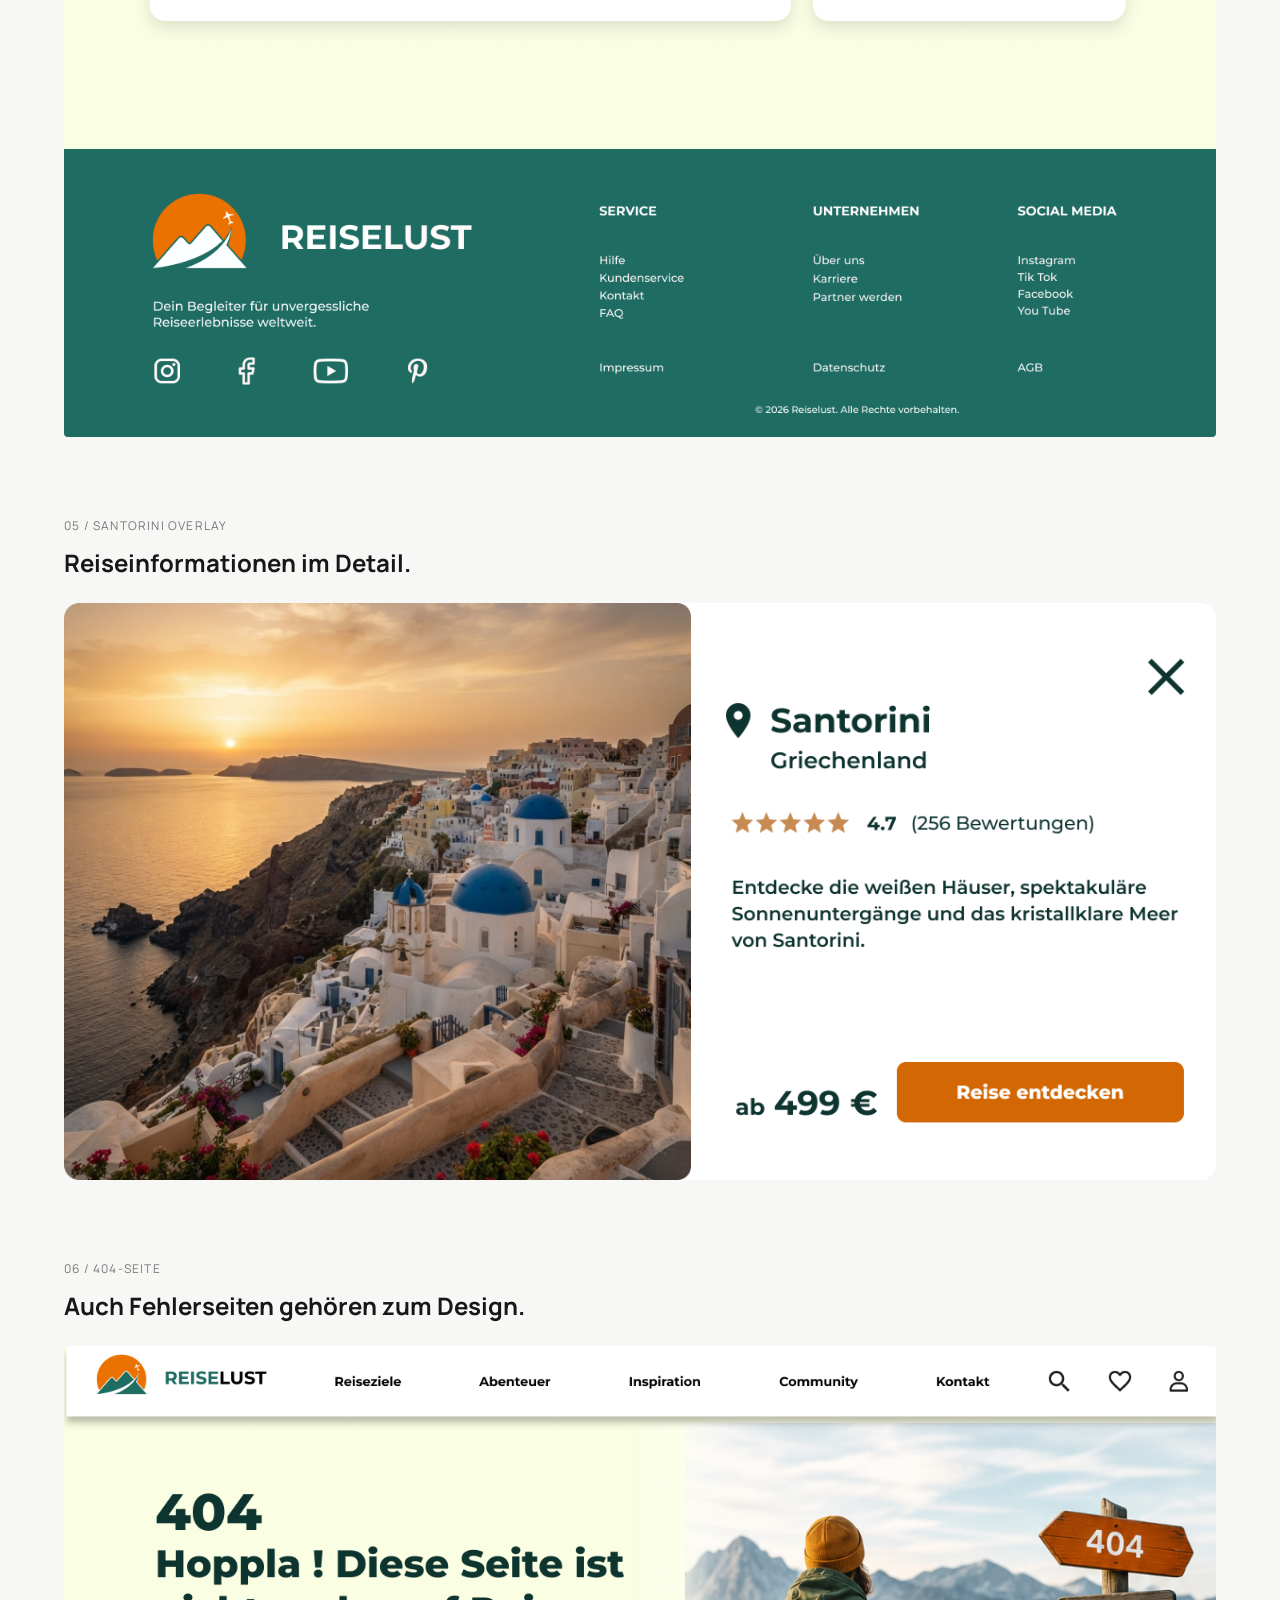
<file: reiselust.html>
<!DOCTYPE html>
<html lang="de">

<head>
    <meta charset="UTF-8">
    <meta name="viewport" content="width=device-width, initial-scale=1.0">
    <title>REISELUST – UI/UX Design | Portfolio</title>

    <link rel="stylesheet" href="css/variables.css">
    <link rel="stylesheet" href="css/fonts.css">
    <link rel="stylesheet" href="css/style.css">
    <link rel="stylesheet" href="css/sections.css">
</head>

<body>

    <main>
        <section class="case-hero">
            <div class="container">

                <a href="index.html#projekte" class="case-back">
                    ← Zurück zu den Projekten
                </a>

                <p class="section-label">UI/UX DESIGN · FIGMA</p>

                <h1>REISELUST<span>.</span></h1>

                <p class="case-intro">
                    Ein modernes UI/UX-Designkonzept für eine
                    Reisewebsite, das Inspiration, Übersichtlichkeit
                    und intuitive Benutzerführung miteinander verbindet.
                </p>

                <div class="case-hero-image">
                    <img src="images/reiselust-mockup.png"
                        alt="REISELUST – Designkonzept einer Reisewebsite auf einem Laptop">
                </div>

            </div>
        </section>

        <!-- CASE STUDY NAVIGATION -->
        <nav class="case-nav" aria-label="Case Study Navigation">
            <div class="container">
                <div class="case-nav-links">
                    <a href="#overview">01 Overview</a>
                    <a href="#research">02 UX Research</a>
                    <a href="#design">03 Design</a>
                    <a href="#screens">04 Final Screens</a>
                </div>
            </div>
        </nav>

        <section class="case-overview" id="overview">
            <div class="container">

                <p class="section-label">01 / PROJEKTÜBERSICHT</p>

                <div class="case-overview-grid">

                    <div class="case-overview-title">
                        <h2>
                            Über das <span class="section-elegant">Projekt</span><span>.</span>
                        </h2>
                    </div>

                    <div class="case-overview-content">
                        <p>
                            REISELUST ist ein eigenständig entwickeltes
                            UI/UX-Designkonzept für eine Reisewebsite.
                            Ziel war es, eine übersichtliche und
                            inspirierende digitale Plattform zu gestalten,
                            auf der Nutzer Reiseziele entdecken und
                            passende Angebote finden können.
                        </p>

                        <div class="case-details">
                            <div>
                                <h3>Projekttyp</h3>
                                <p>Eigenständiges Designkonzept</p>
                            </div>

                            <div>
                                <h3>Meine Rolle</h3>
                                <p>UI/UX Design</p>
                            </div>

                            <div>
                                <h3>Tools</h3>
                                <p>Figma</p>
                            </div>

                        </div>
                    </div>

                </div>
            </div>
        </section>


        <section class="case-research" id="research">
            <div class="container">

                <p class="section-label">02 / UX-ANALYSE</p>

                <div class="case-research-heading">
                    <h2>Zielgruppe & Nutzungskontext<span>.</span></h2>
                    <p>
                        Im Rahmen der Nutzungskontextanalyse wurden
                        die Bedürfnisse, Ziele und Herausforderungen
                        potenzieller Nutzer betrachtet.
                    </p>
                </div>

                <div class="case-research-grid">

                    <div class="research-item">
                        <span class="research-number">01</span>
                        <h3>Zielgruppe</h3>
                        <p>
                            Erwachsene zwischen 20 und 45 Jahren,
                            die gerne reisen, neue Abenteuer suchen
                            und ihre Reisen überwiegend online planen.
                        </p>
                    </div>

                    <div class="research-item">
                        <span class="research-number">02</span>
                        <h3>Bedürfnisse</h3>
                        <p>
                            Schnelle Reisesuche, transparente Preise,
                            übersichtliche Informationen und
                            vertrauenswürdige Bewertungen.
                        </p>
                    </div>

                    <div class="research-item">
                        <span class="research-number">03</span>
                        <h3>Herausforderungen</h3>
                        <p>
                            Begrenzte Zeit, unterschiedliche Budgets
                            und eine große Auswahl an Angeboten
                            erschweren die Reiseplanung.
                        </p>
                    </div>

                </div>

            </div>
        </section>


        <section class="case-empathy">
            <div class="container">

                <p class="section-label">03 / EMPATHY MAP</p>

                <div class="case-empathy-heading">
                    <h2>
                        Die <span class="section-elegant">Nutzerperspektive</span><span>.</span>
                    </h2>
                    <p>
                        Eine beispielhafte Persona hilft dabei,
                        Bedürfnisse, Erwartungen und mögliche
                        Herausforderungen bei der Reiseplanung
                        besser zu verstehen.
                    </p>
                </div>

                <div class="empathy-persona">
                    <p class="empathy-role">PERSONA / MARKETING MANAGERIN</p>
                    <h3>Sophie Müller</h3>
                    <p class="empathy-quote">
                        „Ich möchte schnell ein Abenteuer finden,
                        das zu meinen Interessen und meinem Budget passt.“
                    </p>
                </div>

                <div class="empathy-grid">

                    <div class="empathy-item">
                        <span>01 / BEDÜRFNISSE</span>
                        <h3>Einfachheit & Orientierung</h3>
                        <p>
                            Schnelle Reiseplanung, klare Informationen
                            und passende Reisevorschläge.
                        </p>
                    </div>

                    <div class="empathy-item">
                        <span>02 / PAIN POINTS</span>
                        <h3>Zu viele Möglichkeiten</h3>
                        <p>
                            Eine unübersichtliche Angebotsauswahl,
                            Zeitmangel und Unsicherheit bei der
                            Entscheidung.
                        </p>
                    </div>

                    <div class="empathy-item">
                        <span>03 / MOTIVATION</span>
                        <h3>Inspiration & Vertrauen</h3>
                        <p>
                            Besondere Reiseerlebnisse entdecken
                            und sich durch Bewertungen und
                            Erfahrungsberichte orientieren.
                        </p>
                    </div>

                </div>

            </div>
        </section>


        <section class="case-decisions" id="design">
            <div class="container">

                <p class="section-label">04 / DESIGNENTSCHEIDUNGEN</p>

                <div class="case-decisions-heading">
                    <h2>
                        Von der Analyse zum <span class="section-elegant">Design</span><span>.</span>
                    </h2>
                    <p>
                        Aus der Nutzungskontextanalyse und der
                        Empathy Map wurden zentrale Anforderungen
                        für die Gestaltung von REISELUST abgeleitet.
                    </p>
                </div>

                <div class="decisions-list">

                    <div class="decision-item">
                        <span class="decision-number">01</span>
                        <div>
                            <h3>Klare Navigation</h3>
                            <p>
                                Eine übersichtliche Seitenstruktur
                                erleichtert die Orientierung und
                                ermöglicht einen schnellen Zugang
                                zu wichtigen Inhalten.
                            </p>
                        </div>
                    </div>

                    <div class="decision-item">
                        <span class="decision-number">02</span>
                        <div>
                            <h3>Gezielte Reisesuche</h3>
                            <p>
                                Such- und Filtermöglichkeiten helfen,
                                passende Reiseziele schneller zu finden
                                und die große Angebotsauswahl
                                einzugrenzen.
                            </p>
                        </div>
                    </div>

                    <div class="decision-item">
                        <span class="decision-number">03</span>
                        <div>
                            <h3>Visuelle Inspiration</h3>
                            <p>
                                Großzügige Reisefotografien und eine
                                emotionale Bildsprache wecken Interesse
                                und unterstützen die Entdeckung
                                neuer Reiseziele.
                            </p>
                        </div>
                    </div>

                    <div class="decision-item">
                        <span class="decision-number">04</span>
                        <div>
                            <h3>Vertrauen schaffen</h3>
                            <p>
                                Bewertungen und Erfahrungsberichte
                                bieten zusätzliche Orientierung
                                bei der Reiseentscheidung.
                            </p>
                        </div>
                    </div>

                </div>

            </div>
        </section>

        <section class="case-ui">
            <div class="container">

                <p class="case-label">05 / UI-DESIGN</p>

                <div class="case-ui-grid">
                    <div class="case-ui-title">
                        <h2>Farben & Typografie.</h2>
                    </div>

                    <div class="case-ui-content">
                        <p>
                            Die visuelle Gestaltung verbindet natürliche
                            Farbtöne mit gezielten Akzenten. Montserrat
                            sorgt für ein modernes und klares Schriftbild.
                        </p>
                    </div>
                </div>

                <h3>Farbpalette</h3>

                <div class="case-colors">
                    <div class="case-color">
                        <div class="color-swatch color-primary"></div>
                        <p>Primary</p>
                        <span>#1F6C63</span>
                    </div>

                    <div class="case-color">
                        <div class="color-swatch color-background"></div>
                        <p>Background</p>
                        <span>#FAFFE4</span>
                    </div>

                    <div class="case-color">
                        <div class="color-swatch color-accent"></div>
                        <p>Accent</p>
                        <span>#D36704</span>
                    </div>
                </div>

                <h3>Typografie</h3>

                <div class="case-typography">
                    <p class="type-name">Montserrat</p>
                    <p class="type-sample">Aa Bb Cc Dd Ee Ff</p>
                    <p class="type-description">
                        Eine moderne, gut lesbare Schrift für
                        Überschriften, Navigation und Fließtext.
                    </p>
                </div>

            </div>
        </section>

        <!-- FINALE SCREENS -->
        <section class="case-screens" id="screens">
            <div class="container">

                <p class="case-label">06 / FINALE SCREENS</p>

                <div class="case-screens-grid">
                    <div class="case-screens-title">
                        <h2>
                            Das finale <span class="section-elegant">Design</span><span class="accent-dot">.</span>
                        </h2>
                    </div>

                    <div class="case-screens-content">
                        <p>
                            Die finalen Screens zeigen die visuelle
                            Umsetzung des Designkonzepts in Figma.
                        </p>
                    </div>
                </div>
                <div class="case-screen">
                    <div class="case-screen-heading">
                        <span>01 / STARTSEITE</span>
                        <h3>Reisen entdecken.</h3>
                    </div>

                    <img src="images/reiselust-startseite.png" alt="REISELUST – Design der Startseite">
                </div>

                <div class="case-screen">
                    <div class="case-screen-heading">
                        <span>02 / SUCHERGEBNISSE</span>
                        <h3>Das passende Abenteuer finden.</h3>
                    </div>

                    <img src="images/reiselust-suchergebnisse.png" alt="REISELUST – Design der Suchergebnisse"
                        loading="lazy">
                </div>

                <div class="case-screen">
                    <div class="case-screen-heading">
                        <span>03 / BILDGALERIE</span>
                        <h3>Reiseziele entdecken.</h3>
                    </div>

                    <img src="images/reiselust-bildgalerie.png" alt="REISELUST – Design der Bildgalerie" loading="lazy">
                </div>

                <div class="case-screen">
                    <div class="case-screen-heading">
                        <span>04 / KONTAKTFORMULAR</span>
                        <h3>Einfach Kontakt aufnehmen.</h3>
                    </div>

                    <img src="images/reiselust-kontaktformular.png" alt="REISELUST – Design des Kontaktformulars"
                        loading="lazy">
                </div>

                <div class="case-screen">
                    <div class="case-screen-heading">
                        <span>05 / SANTORINI OVERLAY</span>
                        <h3>Reiseinformationen im Detail.</h3>
                    </div>

                    <img src="images/reiselust-overlay-santorini.png"
                        alt="REISELUST – Santorini Overlay mit Reiseinformationen" loading="lazy">
                </div>

                <div class="case-screen">
                    <div class="case-screen-heading">
                        <span>06 / 404-SEITE</span>
                        <h3>Auch Fehlerseiten gehören zum Design.</h3>
                    </div>

                    <img src="images/reiselust-404.png" alt="REISELUST – Design der 404-Fehlerseite" loading="lazy">
                </div>
            </div>
        </section>
        <section class="case-end">
            <div class="container">
                <p>ENDE DES PROJEKTS</p>
                <a href="index.html#projekte">
                    ← Zurück zu den Projekten
                </a>
            </div>
        </section>

    </main>

    <footer class="footer">
        <div class="container">
            <div class="footer-content">
                <a href="#" class="footer-logo">ANTONINA MOHYLNYTSKA</a>
                <div class="footer-links">
                    <a href="mailto:i.am.080802@gmail.com">E-Mail</a>
                </div>
                <p class="copyright">© 2026 Antonina Mohylnytska</p>
            </div>
        </div>
    </footer>

</body>

</html>
</file>
<file: css/variables.css>
:root {
    --color-primary: #171717;
    --color-background: #F7F7F5;
    --color-border: #D9D9D6;
    --color-accent: #D93A30;
    --color-white: #FFFFFF;
}
</file>
<file: css/style.css>
* {
    margin: 0;
    padding: 0;
    box-sizing: border-box;
}

html {
    scroll-behavior: smooth;
}

body {
    background-color: var(--color-background);
    color: var(--color-primary);
}

.container {
    width: 90%;
    max-width: 1200px;
    margin: 0 auto;
}

a {
    color: inherit;
    text-decoration: none;
}

img {
    max-width: 100%;
    height: auto;
}

body {
    overflow-x: hidden;
}

.hero-elegant {
    font-family: "Bodoni Moda", serif;
    font-weight: 600;
    font-style: italic;
}


/* Datenschutz */

.datenschutz {
    max-width: 900px;
    margin: 0 auto;
    padding: 120px 30px 80px;
    color: #111111;
}

.datenschutz h1 {
    font-size: 40px;
    font-weight: 700;
    margin-bottom: 60px;
}

.datenschutz h2 {
    font-size: 22px;
    font-weight: 600;
    margin-top: 40px;
    margin-bottom: 16px;
}

.datenschutz p {
    font-size: 16px;
    line-height: 1.8;
    margin-bottom: 24px;
}

@media (max-width: 768px) {
    .datenschutz {
        padding: 100px 20px 60px;
    }

    .datenschutz h1 {
        font-size: 30px;
    }

    .datenschutz h2 {
        font-size: 20px;
    }
}


/* Back Link */

.back-link {
    display: inline-block;
    margin-bottom: 50px;
    color: #111111;
    font-size: 16px;
    text-decoration: none;
    transition: opacity 0.3s ease;
}

.back-link:hover {
    opacity: 0.6;
}


.footer-legal {
    font-size: 14px;
    font-weight: 400;
    color: #777777;
    text-decoration: none;
    transition: color 0.3s ease;
}

.footer-legal:hover {
    color: #111111;
}


.datenschutz ul {
    padding-left: 24px;
    margin-bottom: 24px;
}

.datenschutz li {
    font-size: 16px;
    line-height: 1.8;
    margin-bottom: 8px;
}
</file>
<file: css/fonts.css>
body {
    font-family: "Manrope", sans-serif;
}

@font-face {
    font-family: "Manrope";
    src: url("../fonts/Manrope-Regular.woff2") format("woff2");
    font-weight: 400;
    font-style: normal;
    font-display: swap;
}

@font-face {
    font-family: "Manrope";
    src: url("../fonts/Manrope-Bold.woff2") format("woff2");
    font-weight: 700;
    font-style: normal;
    font-display: swap;
}

@font-face {
    font-family: "Bodoni Moda";
    src: url("../fonts/BodoniModa_18pt-SemiBoldItalic.woff2") format("woff2");
    font-weight: 600;
    font-style: italic;
    font-display: swap;
}
</file>
<file: css/sections.css>
.header {
    position: sticky;
    top: 0;
    z-index: 100;
    padding: 20px 0;
}

.navigation {
    display: flex;
    justify-content: space-between;
    align-items: center;
    gap: 24px;
}

.logo {
    font-size: 18px;
    font-weight: 700;
    letter-spacing: 1px;
    white-space: nowrap;
}

.nav-list {
    display: flex;
    align-items: center;
    gap: 32px;
    list-style: none;
    padding: 16px 32px;
    border-radius: 50px;
    background: rgba(255, 255, 255, 0.65);
    backdrop-filter: blur(12px);
    -webkit-backdrop-filter: blur(12px);
    border: 1px solid rgba(255, 255, 255, 0.8);
    box-shadow: 0 4px 20px rgba(0, 0, 0, 0.05);
}

.nav-list a {
    font-size: 14px;
    transition: color 0.3s ease;
}

.nav-list a:hover {
    color: var(--color-accent);
}

/*Mobile Header*/
@media (max-width: 768px) {
    .navigation {
        flex-direction: column;
        gap: 16px;
    }

    .nav-list {
        gap: 16px;
        padding: 14px 20px;
        flex-wrap: wrap;
        justify-content: center;
    }

    .nav-list a {
        font-size: 12px;
    }
}

/*Hero Section*/
.hero {
    padding: 100px 0 120px;
}

.hero-content {
    display: grid;
    grid-template-columns: 1fr 1fr;
    align-items: center;
    gap: 80px;
}

.hero-label {
    font-size: 14px;
    letter-spacing: 2px;
    margin-bottom: 32px;
}

.hero-text h1 {
    font-family: "Manrope", sans-serif;
    font-size: clamp(48px, 6vw, 88px);
    font-weight: 700;
    line-height: 1.05;
    letter-spacing: -3px;
    margin-bottom: 32px;
}

.hero-text h1 span {
    color: var(--color-accent);
}

.hero-text h1 .hero-elegant {
    color: var(--color-primary);
}

.hero-text h1 .hero-amp {
    color: var(--color-primary);
}

.hero-description {
    max-width: 440px;
    font-size: 18px;
    line-height: 1.7;
    margin-bottom: 40px;
}

.hero-button {
    display: inline-flex;
    align-items: center;
    gap: 32px;
    padding: 16px 24px;
    background-color: var(--color-primary);
    color: var(--color-white);
    font-size: 14px;
    transition: background-color 0.3s ease;
}

.hero-button:hover {
    background-color: var(--color-accent);
}

.hero-image {
    width: 100%;
    aspect-ratio: 4/5;
    overflow: hidden;
}

.hero-image img {
    width: 100%;
    height: 100%;
    object-fit: cover;
    display: block;
}

/*Mobile Hero*/
@media (max-width: 768px) {
    .hero {
        padding: 60px 0;
    }

    .hero-content {
        grid-template-columns: 1fr;
        gap: 48px;
    }

    .hero-text h1 {
        font-size: clamp(42px, 10vw, 64px);
        letter-spacing: -2px;
    }

    .hero-description {
        font-size: 16px;
    }

    .hero-image {
        max-width: 500px;
    }
}

/*Projekts Section*/
.projects {
    padding: 100px 0;
    border-top: 1px solid var(--color-border);
}

.section-heading {
    margin-bottom: 56px;
}

.section-label {
    font-size: 14px;
    letter-spacing: 2px;
    margin-bottom: 20px;
}

.section-heading h2 {
    font-family: "Manrope", sans-serif;
    font-size: clamp(32px, 4vw, 52px);
    font-weight: 700;
    letter-spacing: -2px;
}

.section-heading h2 span {
    color: var(--color-accent);
}

.project-card {
    display: grid;
    grid-template-columns: 1.4fr 1fr;
    gap: 64px;
    align-items: center;
}

.project-image {
    background-color: transparent;
    padding: 0;
}

.project-image img {
    display: block;
    width: 100%;
    height: auto;
}

.project-meta {
    display: flex;
    gap: 12px;
    margin-bottom: 24px;
}

.project-meta span {
    padding: 8px 12px;
    border: 1px solid var(--color-border);
    font-size: 14px;
}

.project-info h3 {
    font-size: 36px;
    margin-bottom: 20px;
}

.project-info p {
    font-size: 16px;
    line-height: 1.8;
    margin-bottom: 32px;
}

.project-link {
    display: inline-flex;
    align-items: center;
    gap: 24px;
    padding-bottom: 8px;
    border-bottom: 1px solid var(--color-primary);
    font-size: 14px;
    font-weight: 600;
}

.project-link:hover {
    color: var(--color-accent);
    border-color: var(--color-accent);
}

/*Mobile Projects*/
@media (max-width: 768px) {
    .projects {
        padding: 60px 0;
    }

    .project-card {
        grid-template-columns: 1fr;
        gap: 32px;
    }

    .project-image {
        padding: 16px;
    }

    .project-info h3 {
        font-size: 28px;
    }
}

/*About Section*/
.about {
    padding: 120px 0;
    border-top: 1px solid var(--color-border);
}

.about-content {
    display: grid;
    grid-template-columns: 1fr 1.2fr;
    gap: 100px;
}

.about-heading h2 {
    font-family: "Manrope", sans-serif;
    font-size: clamp(36px, 4vw, 52px);
    font-weight: 700;
    letter-spacing: -2px;
}

.about-heading h2 span {
    color: var(--color-accent);
}

.about-text {
    max-width: 600px;
}

.about-text p {
    font-size: 18px;
    line-height: 1.8;
    margin-bottom: 24px;
}

.about-text p:last-child {
    margin-bottom: 0;
}

/*Mobile About*/
@media (max-width: 768px) {
    .about {
        padding: 60px 0;
    }

    .about-content {
        grid-template-columns: 1fr;
        gap: 32px;
    }

    .about-text p {
        font-size: 16px;
    }
}

/*Skills Section*/
.skills {
    padding: 120px 0;
    border-top: 1px solid var(--color-border);
}

.skills-grid {
    display: grid;
    grid-template-columns: repeat(2, 1fr);
    gap: 0 60px;
}

.skill-item {
    padding: 32px 0;
    border-top: 1px solid var(--color-border);
}

.skill-number {
    display: block;
    font-size: 14px;
    color: #777777;
    margin-bottom: 24px;
}

.skill-item h3 {
    font-size: 24px;
    font-weight: 600;
    margin-bottom: 12px;
}

.skill-item p {
    font-size: 15px;
    line-height: 1.7;
    color: #666666;
}

/*Mobile Skills*/
@media (max-width: 768px) {
    .skills {
        padding: 60px 0;
    }

    .skills-grid {
        grid-template-columns: 1fr;
    }

    .skill-item h3 {
        font-size: 22px;
    }
}


/* CONTACT SECTION */

.contact {
    padding: 140px 0;
    border-top: 1px solid var(--color-border);
}

.contact h2 {
    font-size: clamp(40px, 6vw, 80px);
    line-height: 1.1;
    letter-spacing: -3px;
    margin: 24px 0 32px;
}

.contact h2 span {
    color: var(--color-accent);
}

.contact-description {
    max-width: 500px;
    font-size: 18px;
    line-height: 1.8;
    margin-bottom: 40px;
}

.contact-button {
    display: inline-flex;
    align-items: center;
    gap: 32px;
    padding: 18px 28px;
    background-color: var(--color-primary);
    color: var(--color-white);
    font-size: 14px;
    transition: background-color 0.3s ease;
}

.contact-button:hover {
    background-color: var(--color-accent);
}

.contact h2 {
    font-family: "Manrope", sans-serif;
    font-size: clamp(40px, 5vw, 72px);
    font-weight: 700;
}

.contact h2 .section-elegant {
    font-family: "Bodoni Moda", serif;
    font-weight: 600;
    font-style: italic;
    color: var(--color-primary);
}

/* FOOTER */

.footer {
    border-top: 1px solid var(--color-border);
    padding: 40px 0;
}

.footer-content {
    display: flex;
    justify-content: space-between;
    align-items: center;
    gap: 24px;
}

.footer-logo {
    font-size: 16px;
    font-weight: 700;
    letter-spacing: 1px;
}

.footer-links {
    display: flex;
    gap: 32px;
}

.footer-links a {
    font-size: 14px;
}

.footer-links a:hover {
    color: var(--color-accent);
}

.copyright {
    font-size: 12px;
    color: #777777;
}

/* MOBILE CONTACT & FOOTER */

@media (max-width: 768px) {
    .contact {
        padding: 80px 0;
    }

    .contact h2 {
        font-size: clamp(36px, 9vw, 56px);
        letter-spacing: -2px;
    }

    .contact-description {
        font-size: 16px;
    }

    .footer-content {
        flex-direction: column;
        text-align: center;
    }

    .footer-links {
        flex-wrap: wrap;
        justify-content: center;
        gap: 20px;
    }
}

/* REISELUST CASE STUDY*/

.case-hero {
    padding: 80px 0 120px;
}

.case-back {
    display: inline-block;
    margin-bottom: 80px;
    color: #171717;
    font-size: 14px;
    text-decoration: none;
    transition: color 0.3s ease;
}

.case-back:hover {
    color: #D93A30;
}

.case-hero .section-label {
    margin-bottom: 20px;
}

.case-hero h1 {
    font-family: "Manrope", sans-serif;
    margin: 0 0 24px;
    font-size: clamp(48px, 7vw, 96px);
    font-weight: 700;
    line-height: 1.05;
    letter-spacing: -0.05em;
}

.case-hero h1 span {
    color: #D93A30;
}

.case-intro {
    max-width: 650px;
    margin-bottom: 64px;
    font-size: 18px;
    line-height: 1.7;
}

.case-hero-image {
    max-width: 1100px;
    margin: 0 auto;
}

.case-hero-image img {
    display: block;
    width: 100%;
    height: auto;
}

@media (max-width: 768px) {
    .case-hero {
        padding: 40px 0 64px;
    }

    .case-back {
        margin-bottom: 56px;
    }

    .case-intro {
        font-size: 16px;
        margin-bottom: 40px;
    }
}


/* CASE STUDY – OVERVIEW */

.case-overview {
    padding: 100px 0;
    border-top: 1px solid #E0E0E0;
}

.case-overview .section-label {
    margin-bottom: 48px;
}

.case-overview-grid {
    display: grid;
    grid-template-columns: 1fr 1fr;
    gap: 80px;
}

.case-overview-title h2 {
    font-size: clamp(32px, 4vw, 56px);
    line-height: 1.1;
    letter-spacing: -0.04em;
}

.case-overview-title h2 span {
    color: #D93A30;
}

.case-overview-content>p {
    font-size: 18px;
    line-height: 1.8;
    margin-bottom: 48px;
}

.case-details {
    display: grid;
    grid-template-columns: 1fr 1fr;
    gap: 32px;
    padding-top: 32px;
    border-top: 1px solid #DADADA;
}

.case-details h3 {
    font-size: 14px;
    font-weight: 600;
    margin-bottom: 8px;
}

.case-details p {
    font-size: 15px;
    line-height: 1.6;
}

@media (max-width: 768px) {
    .case-overview {
        padding: 64px 0;
    }

    .case-overview-grid {
        grid-template-columns: 1fr;
        gap: 32px;
    }

    .case-overview-content>p {
        font-size: 16px;
    }

    .case-details {
        gap: 24px;
    }
}


/* CASE STUDY – UX ANALYSE */

.case-research {
    padding: 100px 0 120px;
    border-top: 1px solid #E0E0E0;
}

.case-research .section-label {
    margin-bottom: 48px;
}

.case-research-heading {
    display: grid;
    grid-template-columns: 1fr 1fr;
    gap: 80px;
    align-items: start;
    margin-bottom: 80px;
}

.case-research-heading h2 {
    font-size: clamp(32px, 4vw, 56px);
    line-height: 1.1;
    letter-spacing: -0.04em;
}

.case-research-heading h2 span {
    color: #D93A30;
}

.case-research-heading p {
    font-size: 18px;
    line-height: 1.8;
}

.case-research-grid {
    display: grid;
    grid-template-columns: repeat(3, 1fr);
    gap: 48px;
}

.research-item {
    padding-top: 24px;
    border-top: 1px solid #171717;
}

.research-number {
    display: block;
    margin-bottom: 40px;
    font-size: 14px;
    color: #D93A30;
}

.research-item h3 {
    margin-bottom: 20px;
    font-size: 24px;
    font-weight: 600;
}

.research-item p {
    font-size: 16px;
    line-height: 1.8;
}

/* Responsive */

@media (max-width: 768px) {
    .case-research {
        padding: 64px 0;
    }

    .case-research-heading {
        grid-template-columns: 1fr;
        gap: 24px;
        margin-bottom: 48px;
    }

    .case-research-heading p {
        font-size: 16px;
    }

    .case-research-grid {
        grid-template-columns: 1fr;
        gap: 40px;
    }

    .research-number {
        margin-bottom: 24px;
    }
}


/* =========================
   CASE STUDY – EMPATHY MAP
========================= */

.case-empathy {
    padding: 100px 0 120px;
    border-top: 1px solid #E0E0E0;
}

.case-empathy .section-label {
    margin-bottom: 48px;
}

.case-empathy-heading {
    display: grid;
    grid-template-columns: 1fr 1fr;
    gap: 80px;
    margin-bottom: 64px;
}

.case-empathy-heading h2 {
    font-size: clamp(32px, 4vw, 56px);
    line-height: 1.1;
    letter-spacing: -0.04em;
}

.case-empathy-heading h2 span {
    color: #D93A30;
}

.case-empathy-heading p {
    font-size: 18px;
    line-height: 1.8;
}

/* Persona */

.empathy-persona {
    padding: 48px;
    margin-bottom: 64px;
    background-color: #E8E8E5;
}

.empathy-role {
    margin-bottom: 16px;
    font-size: 12px;
    letter-spacing: 0.12em;
}

.empathy-persona h3 {
    margin-bottom: 24px;
    font-size: 28px;
}

.empathy-quote {
    max-width: 800px;
    font-size: clamp(24px, 3vw, 36px);
    font-weight: 600;
    line-height: 1.4;
    letter-spacing: -0.02em;
}

/* Insights */

.empathy-grid {
    display: grid;
    grid-template-columns: repeat(3, 1fr);
    gap: 48px;
}

.empathy-item {
    padding-top: 24px;
    border-top: 1px solid #171717;
}

.empathy-item span {
    display: block;
    margin-bottom: 32px;
    color: #D93A30;
    font-size: 12px;
    letter-spacing: 0.06em;
}

.empathy-item h3 {
    margin-bottom: 20px;
    font-size: 24px;
    line-height: 1.3;
}

.empathy-item p {
    font-size: 16px;
    line-height: 1.8;
}

/* Responsive */

@media (max-width: 768px) {
    .case-empathy {
        padding: 64px 0;
    }

    .case-empathy-heading {
        grid-template-columns: 1fr;
        gap: 24px;
        margin-bottom: 40px;
    }

    .case-empathy-heading p {
        font-size: 16px;
    }

    .empathy-persona {
        padding: 32px 24px;
        margin-bottom: 48px;
    }

    .empathy-grid {
        grid-template-columns: 1fr;
        gap: 40px;
    }

    .empathy-item span {
        margin-bottom: 20px;
    }
}


/* CASE STUDY – DESIGN DECISIONS */

.case-decisions {
    padding: 100px 0 120px;
    border-top: 1px solid #E0E0E0;
}

.case-decisions .section-label {
    margin-bottom: 48px;
}

.case-decisions-heading {
    display: grid;
    grid-template-columns: 1fr 1fr;
    gap: 80px;
    margin-bottom: 80px;
}

.case-decisions-heading h2 {
    font-size: clamp(32px, 4vw, 56px);
    line-height: 1.1;
    letter-spacing: -0.04em;
}

.case-decisions-heading h2 span {
    color: #D93A30;
}

.case-decisions-heading p {
    font-size: 18px;
    line-height: 1.8;
}

/* Decision list */

.decisions-list {
    border-top: 1px solid #171717;
}

.decision-item {
    display: grid;
    grid-template-columns: 100px 1fr;
    gap: 48px;
    padding: 40px 0;
    border-bottom: 1px solid #DADADA;
}

.decision-number {
    color: #D93A30;
    font-size: 14px;
}

.decision-item h3 {
    margin-bottom: 16px;
    font-size: 28px;
    font-weight: 600;
}

.decision-item p {
    max-width: 650px;
    font-size: 16px;
    line-height: 1.8;
}

/* Responsive */

@media (max-width: 768px) {
    .case-decisions {
        padding: 64px 0;
    }

    .case-decisions-heading {
        grid-template-columns: 1fr;
        gap: 24px;
        margin-bottom: 48px;
    }

    .case-decisions-heading p {
        font-size: 16px;
    }

    .decision-item {
        grid-template-columns: 40px 1fr;
        gap: 20px;
        padding: 32px 0;
    }

    .decision-item h3 {
        font-size: 22px;
    }
}

/* REISELUST — UI DESIGN */

.case-ui {
    padding: 6rem 0;
}

.case-ui h2 {
    margin-bottom: 1.5rem;
}

.case-ui-intro {
    max-width: 650px;
    margin-bottom: 4rem;
    line-height: 1.7;
}

.case-ui h3 {
    font-size: 1.25rem;
    margin-bottom: 1.5rem;
}

/* Farbpalette */

.case-colors {
    display: grid;
    grid-template-columns: repeat(3, 1fr);
    gap: 1.5rem;
    margin-bottom: 5rem;
}

.color-swatch {
    height: 180px;
    border-radius: 4px;
    margin-bottom: 1rem;
}

.color-primary {
    background-color: #1F6C63;
}

.color-background {
    background-color: #FAFFE4;
    border: 1px solid #e5e5e5;
}

.color-accent {
    background-color: #D36704;
}

.case-color p {
    font-weight: 600;
    margin-bottom: 0.25rem;
}

.case-color span {
    font-size: 0.875rem;
    color: #777;
}

/* Typografie */

.case-typography {
    padding: 3rem;
    background-color: #f2f2f0;
    border-radius: 4px;
    font-family: "Montserrat", sans-serif;
}

.type-name {
    font-size: 1rem;
    font-weight: 600;
    margin-bottom: 2rem;
}

.type-sample {
    font-size: clamp(2rem, 5vw, 4rem);
    font-weight: 600;
    line-height: 1.2;
    margin-bottom: 2rem;
}

.type-description {
    font-size: 0.95rem;
    line-height: 1.7;
    max-width: 500px;
}

/* Responsive */

@media (max-width: 768px) {
    .case-ui {
        padding: 4rem 0;
    }

    .case-colors {
        grid-template-columns: 1fr;
        gap: 2rem;
        margin-bottom: 4rem;
    }

    .color-swatch {
        height: 140px;
    }

    .case-typography {
        padding: 2rem;
    }
}

/* REISELUST — FINALE SCREENS */

.case-screens {
    padding: 6rem 0;
}

.case-screens h2 {
    margin-bottom: 1.5rem;
}

.case-screens-intro {
    max-width: 650px;
    line-height: 1.7;
    margin-bottom: 4rem;
}

/* Einzelne Screens */

.case-screen {
    margin-bottom: 5rem;
}

.case-screen-heading {
    margin-bottom: 1.5rem;
}

.case-screen-heading span {
    display: block;
    font-size: 0.75rem;
    letter-spacing: 0.1em;
    color: #777;
    margin-bottom: 0.75rem;
}

.case-screen-heading h3 {
    font-size: 1.5rem;
    font-weight: 600;
}

.case-screen img {
    display: block;
    width: 100%;
    height: auto;
    border-radius: 4px;
}

/* Responsive */

@media (max-width: 768px) {
    .case-screens {
        padding: 4rem 0;
    }

    .case-screen {
        margin-bottom: 3.5rem;
    }

    .case-screen-heading h3 {
        font-size: 1.25rem;
    }
}

/* REISELUST — PROJECT END */

.case-end {
    padding: 4rem 0 6rem;
    text-align: center;
    border-top: 1px solid #e5e5e5;
}

.case-end p {
    font-size: 0.75rem;
    letter-spacing: 0.12em;
    color: #777;
    margin-bottom: 1.5rem;
}

.case-end a {
    display: inline-block;
    color: #171717;
    font-size: 1rem;
    font-weight: 600;
    text-decoration: none;
    transition: color 0.2s ease;
}

.case-end a:hover {
    color: #D93A30;
}

/* REISELUST — CASE NAVIGATION */

.case-nav {
    position: sticky;
    top: 0;
    z-index: 100;
    background-color: #F7F7F5;
    border-bottom: 1px solid #e5e5e5;
}

.case-nav-links {
    display: flex;
    align-items: center;
    gap: 2.5rem;
    padding: 1.25rem 0;
    overflow-x: auto;
    scrollbar-width: none;
}

.case-nav-links::-webkit-scrollbar {
    display: none;
}

.case-nav-links a {
    color: #777;
    font-size: 0.85rem;
    font-weight: 500;
    text-decoration: none;
    white-space: nowrap;
    transition: color 0.2s ease;
}

.case-nav-links a:hover {
    color: #171717;
}

@media (max-width: 768px) {
    .case-nav-links {
        gap: 1.5rem;
        padding: 1rem 0;
    }

    .case-nav-links a {
        font-size: 0.75rem;
    }
}

/* Offset for sticky navigation */

#overview,
#research,
#design,
#screens {
    scroll-margin-top: 90px;
}

html {
    scroll-behavior: smooth;
}

/* UI DESIGN — REFINEMENT */

.case-ui {
    padding: 5rem 0;
}

.case-ui-intro {
    margin-bottom: 3rem;
}

.case-ui h3 {
    margin-bottom: 1.25rem;
}

.case-colors {
    gap: 1.25rem;
    margin-bottom: 4rem;
}

.color-swatch {
    height: 120px;
    margin-bottom: 0.75rem;
}

/* UI DESIGN — SAME LAYOUT AS OVERVIEW */

.case-ui {
    padding: 100px 0;
    border-top: 1px solid #E0E0E0;
}

.case-ui .case-label {
    margin-bottom: 48px;
}

.case-ui-grid {
    display: grid;
    grid-template-columns: 1fr 1fr;
    gap: 80px;
    margin-bottom: 64px;
}

.case-ui-title h2 {
    font-size: clamp(32px, 4vw, 56px);
    line-height: 1.1;
    letter-spacing: -0.04em;
    margin-bottom: 0;
}

.case-ui-content p {
    font-size: 18px;
    line-height: 1.8;
    margin: 0;
}

@media (max-width: 768px) {
    .case-ui-grid {
        grid-template-columns: 1fr;
        gap: 24px;
        margin-bottom: 48px;
    }

    .case-ui {
        padding: 64px 0;
    }
}

/* FINALE SCREENS — SAME LAYOUT AS OVERVIEW */

.case-screens {
    padding: 100px 0;
    border-top: 1px solid #E0E0E0;
}

.case-screens .case-label {
    margin-bottom: 48px;
}

.case-screens-grid {
    display: grid;
    grid-template-columns: 1fr 1fr;
    gap: 80px;
    margin-bottom: 64px;
}

.case-screens-title h2 {
    font-size: clamp(32px, 4vw, 56px);
    line-height: 1.1;
    letter-spacing: -0.04em;
    margin-bottom: 0;
}

.case-screens-content p {
    font-size: 18px;
    line-height: 1.8;
    margin: 0;
}

/* Mobile */

@media (max-width: 768px) {
    .case-screens {
        padding: 64px 0;
    }

    .case-screens-grid {
        grid-template-columns: 1fr;
        gap: 24px;
        margin-bottom: 48px;
    }
}

.section-elegant {
    font-family: "Bodoni Moda", serif;
    font-weight: 600;
    font-style: italic;
}

.section-heading h2 .section-elegant,
.about-heading h2 .section-elegant {
    color: var(--color-primary);
}

.case-overview h2 .section-elegant {
    color: var(--color-primary);
}

.case-empathy h2 .section-elegant {
    color: var(--color-primary);
}

.case-decisions h2 .section-elegant {
    color: var(--color-primary);
}

.case-screens h2 .section-elegant {
    color: var(--color-primary);
}

.case-screens h2 .accent-dot {
    color: var(--color-accent);
}
</file>
